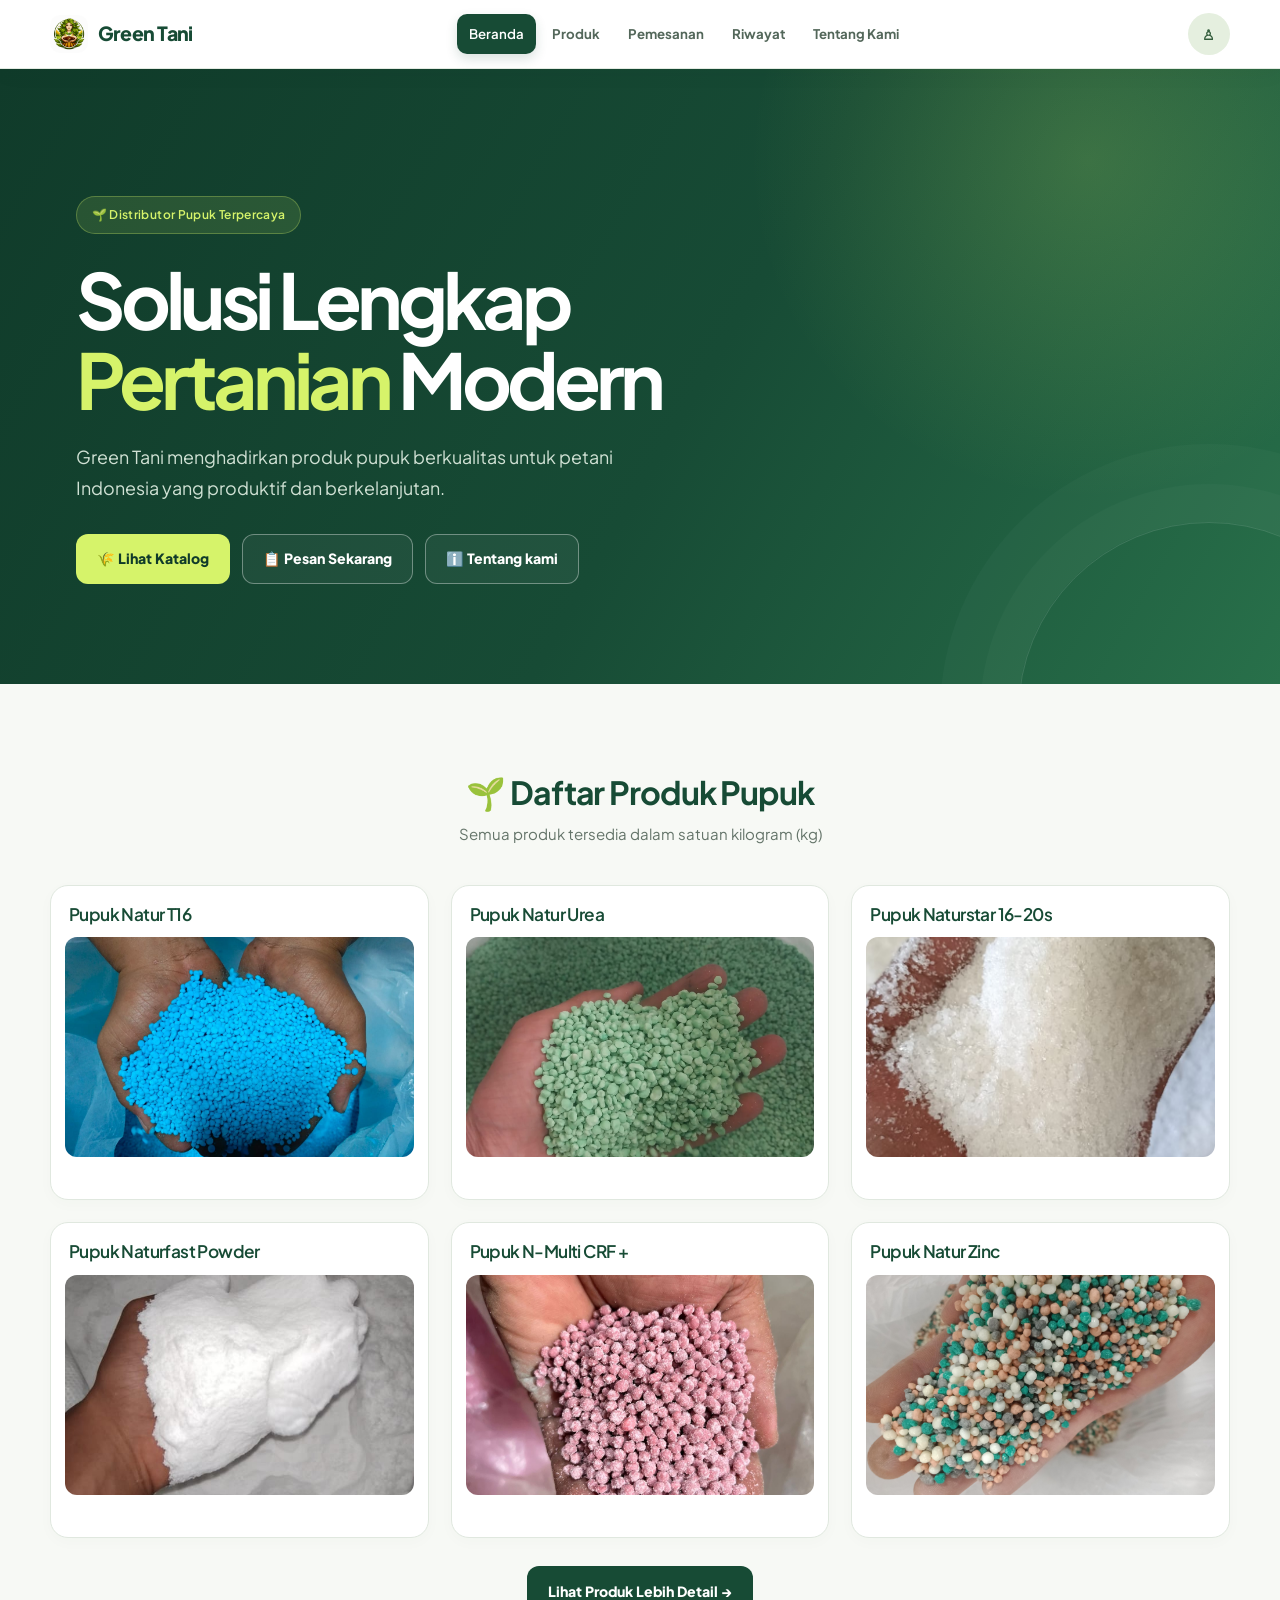
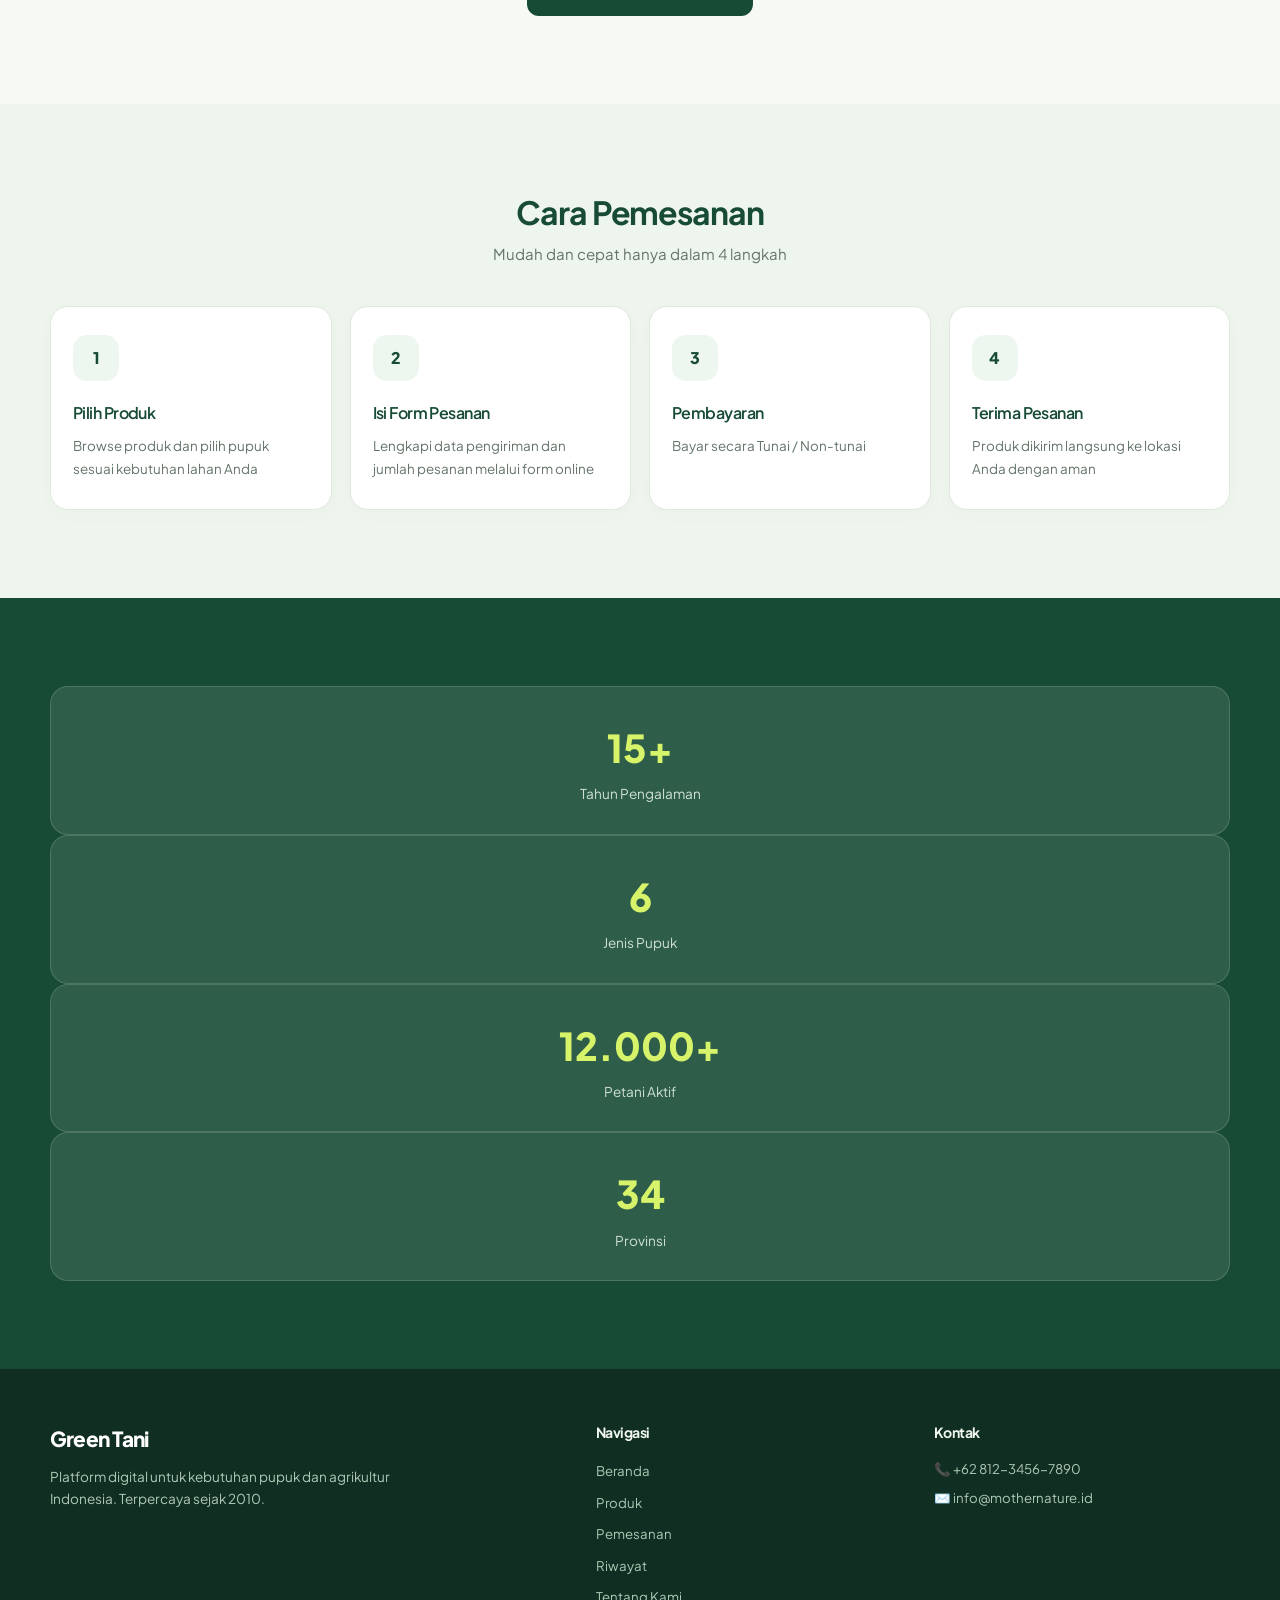
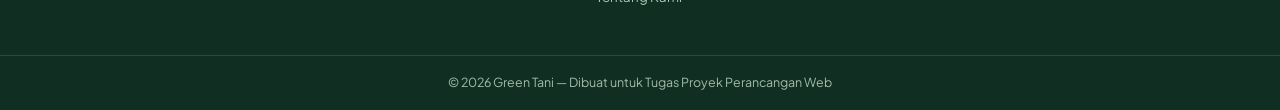
<file: code/index.html>
<!DOCTYPE html>
<html lang="id">
<head>
    <meta charset="UTF-8">
    <meta name="viewport" content="width=device-width, initial-scale=1.0">
    <title>Green Tani</title>

    <link rel="preconnect" href="https://fonts.googleapis.com">
    <link rel="preconnect" href="https://fonts.gstatic.com" crossorigin>
    <link href="https://fonts.googleapis.com/css2?family=Plus+Jakarta+Sans:wght@400;500;600;700;800&display=swap" rel="stylesheet">

    <link rel="stylesheet" href="../css/style.css">
</head>
<body>

    <!-- Navigasi utama -->
    <header class="navbar" id="navbar">
        <div class="container navbar-inner">
    
            <!-- LOGO -->
            <a href="index.html" class="logo">
                <div class="logo-leaf">
                    <img src="../Gambar/logo.png" alt="Logo Green Tani">
                </div>
                Green Tani
            </a>
    
            <!-- TOMBOL MENU MOBILE -->
            <button class="hamburger"
                aria-expanded="false" aria-controls="primary-navigation"
                aria-label="Menu">
                <span></span>
                <span></span>
                <span></span>
            </button>
    
            <!-- MENU NAVIGASI -->
            <nav>
                <ul class="nav-menu" id="primary-navigation">
                    <li><a href="index.html" class="active">Beranda</a></li>
                    <li><a href="produk.html">Produk</a></li>
                    <li><a href="pesan.html">Pemesanan</a></li>
                    <li><a href="riwayat.html">Riwayat</a></li>
                    <li><a href="tentang.html">Tentang Kami</a></li>
                </ul>
            </nav>
    
            <!-- PROFIL CUSTOMER -->
            <div class="nav-account" id="navAccount">
                <button type="button"
                    class="account-trigger"
                    id="accountTrigger"
                    aria-expanded="false">
                    <span class="account-avatar" id="accountAvatar">♙</span>
                    <span class="account-name" id="accountName">Masuk</span>
                    <span class="account-chevron">⌄</span>
                </button>
    
                <div class="account-dropdown" id="accountDropdown" hidden>
                    <p class="account-greeting" id="accountGreeting">
                        Selamat datang!
                    </p>
    
                    <a href="login.html" id="accountLogin">Login</a>
                    <a href="register.html" id="accountRegister">Buat Akun</a>
    
                    <a href="riwayat.html" id="accountHistory" hidden>
                        Riwayat Pesanan
                    </a>
    
                    <button type="button" id="accountLogout" hidden>
                        Logout
                    </button>
                </div>
            </div>
    
        </div>
    </header>
    <main>

        <!-- HERO -->
        <section class="hero">
            <div class="container">
                <span class="hero-badge">🌱 Distributor Pupuk Terpercaya</span>
                <h1>Solusi Lengkap <span>Pertanian</span> Modern</h1>
                <p>Green Tani menghadirkan produk pupuk berkualitas untuk petani Indonesia yang produktif dan berkelanjutan.</p>

                <div class="hero-buttons">
                    <a href="produk.html" class="btn btn-primary">🌾 Lihat Katalog</a>
                    <a href="pesan.html" class="btn btn-outline">📋 Pesan Sekarang</a>
                    <a href="tentang.html" class="btn btn-outline">ℹ️ Tentang kami</a>
                </div>
            </div>
        </section>

        <!-- PRODUK UNGGULAN -->
        <section class="section">
            <div class="container">
                <div class="section-header">
                    <h2>🌱 Daftar Produk Pupuk</h2>
                    <p class="section-desc">Semua produk tersedia dalam satuan kilogram (kg)</p>
                </div>

                <div class="produk-grid" id="berandaGrid"></div>
            </div>

            <p style="text-align: center; margin-top: 28px;">
                <a href="produk.html" class="btn btn-green">Lihat Produk Lebih Detail →</a>
            </p>
        </section>

        <!-- CARA PEMESANAN -->
        <section class="section section-alt">
            <div class="container">
                <div class="section-header">
                    <h2>Cara Pemesanan</h2>
                    <p class="section-desc">Mudah dan cepat hanya dalam 4 langkah</p>
                </div>

                <div class="steps-grid">
                    <div class="step">
                        <div class="step-number">1</div>
                        <h3>Pilih Produk</h3>
                        <p>Browse produk dan pilih pupuk sesuai kebutuhan lahan Anda</p>
                    </div>

                    <div class="step">
                        <div class="step-number">2</div>
                        <h3>Isi Form Pesanan</h3>
                        <p>Lengkapi data pengiriman dan jumlah pesanan melalui form online</p>
                    </div>

                    <div class="step">
                        <div class="step-number">3</div>
                        <h3>Pembayaran</h3>
                        <p>Bayar secara Tunai / Non-tunai</p>
                    </div>

                    <div class="step">
                        <div class="step-number">4</div>
                        <h3>Terima Pesanan</h3>
                        <p>Produk dikirim langsung ke lokasi Anda dengan aman</p>
                    </div>
                </div>
            </div>
        </section>

        <!-- STATISTIK -->
        <section class="section section-green">
            <div class="container">
                <div class="grid grid-cols-2 md:grid-cols-4 gap-4">

                    <div class="stat-box transition duration-300 ease-in-out hover:-translate-y-1 hover:shadow-lg">
                        <span class="stat-number">15+</span>
                        <span class="stat-label">Tahun Pengalaman</span>
                    </div>

                    <div class="stat-box transition duration-300 ease-in-out hover:-translate-y-1 hover:shadow-lg">
                        <span class="stat-number">6</span>
                        <span class="stat-label">Jenis Pupuk</span>
                    </div>

                    <div class="stat-box transition duration-300 ease-in-out hover:-translate-y-1 hover:shadow-lg">
                        <span class="stat-number">12.000+</span>
                        <span class="stat-label">Petani Aktif</span>
                    </div>

                    <div class="stat-box transition duration-300 ease-in-out hover:-translate-y-1 hover:shadow-lg">
                        <span class="stat-number">34</span>
                        <span class="stat-label">Provinsi</span>
                    </div>

                </div>
            </div>
        </section>

    </main>

    <!-- FOOTER -->
    <footer class="footer">
        <div class="container footer-inner">

            <div class="footer-brand">
                <a href="index.html" class="logo">
                    <div class="logo-leaf">Green Tani</div>
                </a>
                <p>Platform digital untuk kebutuhan pupuk dan agrikultur Indonesia. Terpercaya sejak 2010.</p>
            </div>

            <div class="footer-nav">
                <h4>Navigasi</h4>
                <ul>
                    <li><a href="index.html">Beranda</a></li>
                    <li><a href="produk.html">Produk</a></li>
                    <li><a href="pesan.html">Pemesanan</a></li>
                    <li><a href="riwayat.html">Riwayat</a></li>
                    <li><a href="tentang.html">Tentang Kami</a></li>
                </ul>
            </div>

            <div class="footer-nav">
                <h4>Kontak</h4>
                <p>📞 +62 812-3456-7890</p>
                <p>✉️ info@mothernature.id</p>
            </div>

        </div>

        <div class="footer-bottom">
            <div class="container">
                <p>&copy; 2026 Green Tani — Dibuat untuk Tugas Proyek Perancangan Web</p>
            </div>
        </div>
    </footer>

    <!-- JAVASCRIPT -->
    <script src="../js/katalog.js"></script>
    <script src="../js/script.js"></script>
    <script src="../js/profil.js"></script>

</body>
</html>
</file>
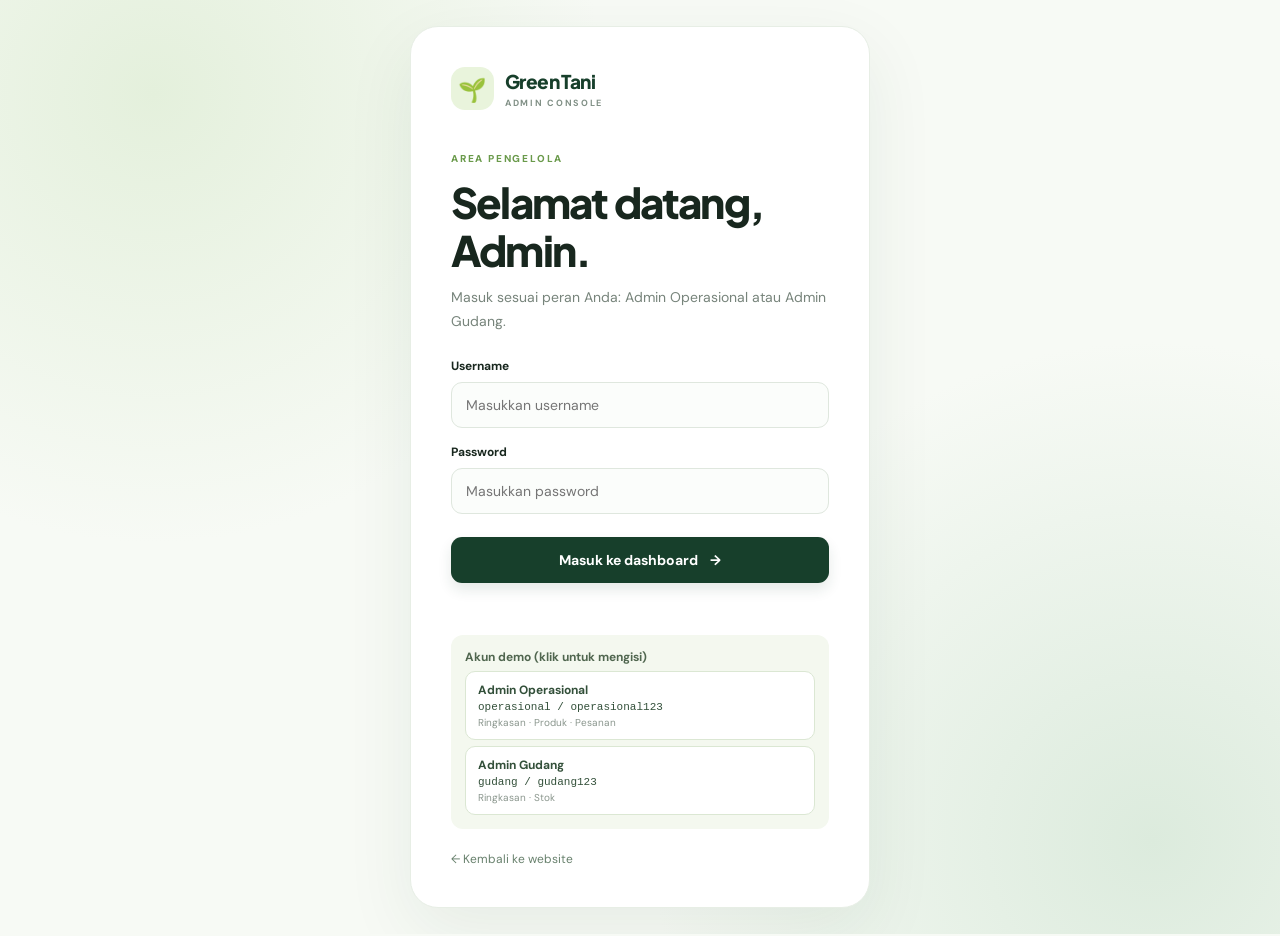
<file: admin/dashboard.html>
<!doctype html>
<html lang="id"><head><meta charset="utf-8"><meta name="viewport" content="width=device-width,initial-scale=1"><meta name="theme-color" content="#173f2b"><title>Dashboard Admin — Green Tani</title><link rel="stylesheet" href="admin.css"></head>
<body class="admin-body"><aside class="sidebar" id="sidebar"><a class="brand side-brand" href="dashboard.html"><span class="brand-mark">🌱</span><span>Green Tani<small>ADMIN CONSOLE</small></span></a><div class="side-label">WORKSPACE</div><button class="side-link active" data-view="overview"><span>▦</span> Ringkasan</button><button class="side-link" data-view="products"><span>▤</span> Manajemen produk</button><button class="side-link" data-view="stock"><span>↕</span> Manajemen stok</button>
<button class="side-link" data-view="stockin"><span>⬇</span> Barang masuk</button>
<button class="side-link" data-view="stockout"><span>⬆</span> Barang keluar</button>
<button class="side-link" data-view="stockadjust"><span>⚖</span> Penyesuaian stok</button><button class="side-link" data-view="orders"><span>♧</span> Pesanan <span class="nav-count" id="orderNavCount">0</span></button><div class="sidebar-bottom"><div class="admin-profile"><div class="avatar" id="profileAvatar">A</div><div><strong id="profileName">Administrator</strong><small id="profileTitle">Pengelola Green Tani</small></div></div><button class="side-link logout" id="logoutBtn"><span>↪</span> Keluar</button><a class="back-link" href="../code/index.html">← Lihat website</a></div></aside>
<div class="main-shell"><header class="topbar"><button class="mobile-menu" id="mobileMenu" aria-label="Buka menu">☰</button><div><span class="top-eyebrow" id="topEyebrow">GREEN TANI / ADMIN</span><h1 id="pageTitle">Ringkasan</h1></div><div class="top-actions"><span class="live-dot"></span><span>Mode demo</span><div class="top-avatar" id="topAvatar">A</div></div></header><main class="content">
<section class="view active" id="view-overview"><div class="welcome-banner"><div><span class="eyebrow light" id="welcomeEyebrow">PANEL PENGELOLA</span><h2 id="welcomeTitle">Selamat bekerja, Admin 👋</h2><p id="welcomeText">Pantau inventaris dan jaga ketersediaan produk tetap terkendali.</p></div><div class="banner-icon">🌿</div></div><div class="stat-grid"><article class="stat-card"><div class="stat-top"><span>Total produk</span><span class="stat-icon green">▤</span></div><strong id="statProducts">0</strong><small>Jenis produk terdaftar</small></article><article class="stat-card" data-roles="gudang"><div class="stat-top"><span>Stok menipis</span><span class="stat-icon amber">⚠</span></div><strong id="statLow">0</strong><small>Stok ≤ 20 kg/unit</small></article><article class="stat-card" data-roles="gudang"><div class="stat-top"><span>Produk habis</span><span class="stat-icon red">○</span></div><strong id="statOut">0</strong><small>Perlu segera diisi ulang</small></article><article class="stat-card" data-roles="operasional"><div class="stat-top"><span>Pesanan tersimpan</span><span class="stat-icon blue">♧</span></div><strong id="statOrders">0</strong><small>Data pesanan di browser ini</small></article><article class="stat-card" data-roles="operasional"><div class="stat-top"><span>Menunggu diproses</span><span class="stat-icon amber">⏳</span></div><strong id="statWaiting">0</strong><small>Pesanan berstatus Menunggu</small></article><article class="stat-card" data-roles="operasional"><div class="stat-top"><span>Pesanan selesai</span><span class="stat-icon green">✓</span></div><strong id="statDone">0</strong><small>Sudah diselesaikan</small></article><article class="stat-card" data-roles="gudang"><div class="stat-top"><span>Perubahan stok hari ini</span><span class="stat-icon blue">↕</span></div><strong id="statMoves">0</strong><small>Barang masuk, keluar, dan penyesuaian</small></article></div><div class="dashboard-grid"><section class="panel" data-roles="operasional"><div class="panel-heading"><div><h3>Pesanan terbaru</h3><p>Pesanan pelanggan yang masuk</p></div><button class="text-button" data-go="orders">Kelola pesanan →</button></div><div id="recentOrders" class="attention-list"></div></section><section class="panel" data-roles="gudang"><div class="panel-heading"><div><h3>Stok perlu perhatian</h3><p>Produk dengan stok rendah atau habis</p></div><button class="text-button" data-go="stockin">Isi stok →</button></div><div id="attentionList" class="attention-list"></div></section><section class="panel quick-panel"><div class="panel-heading"><div><h3>Aksi cepat</h3><p>Yang sering dilakukan pengelola</p></div></div><button class="quick-action" data-action="add" data-roles="operasional"><span class="quick-icon">＋</span><span><strong>Tambah produk baru</strong><small>Daftarkan produk pupuk</small></span><b>→</b></button><button class="quick-action" data-go="products"><span class="quick-icon">▤</span><span><strong>Kelola produk</strong><small>Ubah harga, kategori, dan deskripsi</small></span><b>→</b></button><button class="quick-action" data-go="stockin"><span class="quick-icon">⬇</span><span><strong>Catat barang masuk</strong><small>Barang diterima di gudang</small></span><b>→</b></button><button class="quick-action" data-go="stockout"><span class="quick-icon">⬆</span><span><strong>Catat barang keluar</strong><small>Rusak, hilang, atau terjual langsung</small></span><b>→</b></button><button class="quick-action" data-go="stock" data-scroll="historyPanel"><span class="quick-icon">☰</span><span><strong>Riwayat stok</strong><small>Lihat catatan perubahan terakhir</small></span><b>→</b></button><button class="quick-action" data-go="orders"><span class="quick-icon">♧</span><span><strong>Lihat pesanan</strong><small>Periksa status pesanan</small></span><b>→</b></button></section></div><section class="panel recent-panel" data-roles="operasional"><div class="panel-heading"><div><h3>Produk terbaru</h3><p>Ringkasan katalog saat ini</p></div><button class="text-button" data-go="products">Semua produk →</button></div><div class="table-wrap"><table><thead><tr><th>Produk</th><th>Harga</th><th>Stok</th><th>Status</th></tr></thead><tbody id="recentTable"></tbody></table></div></section><section class="panel recent-panel" data-roles="gudang"><div class="panel-heading"><div><h3>Perubahan stok terakhir</h3><p>5 aktivitas stok terbaru</p></div><button class="text-button" data-go="stock" data-scroll="historyPanel">Semua riwayat →</button></div><div class="table-wrap"><table><thead><tr><th>Waktu</th><th>Produk</th><th>Perubahan</th><th>Alasan</th></tr></thead><tbody id="recentHistory"></tbody></table></div><p id="emptyRecentHistory" class="empty-inline" hidden>Belum ada perubahan stok.</p></section></section>
<section class="view" id="view-products"><div class="view-heading"><div><h2>Manajemen produk</h2><p>Kelola informasi produk yang ditampilkan di katalog.</p></div><button class="btn primary" data-action="add">＋ Tambah produk</button></div><div class="toolbar"><label class="search-box">⌕ <input id="productSearch" placeholder="Cari nama produk..."></label><select id="categoryFilter"><option value="all">Semua kategori</option><option>Pupuk</option><option>Pupuk Organik</option><option>Pupuk Anorganik</option></select></div><section class="panel"><div class="table-wrap"><table><thead><tr><th>Produk</th><th>Kategori</th><th>Harga / satuan</th><th>Stok</th><th>Status</th><th>Aksi</th></tr></thead><tbody id="productsTable"></tbody></table></div><div id="emptyProducts" class="empty-state" hidden>Produk tidak ditemukan.</div></section></section>
<section class="view" id="view-stock"><div class="view-heading"><div><h2>Manajemen stok</h2><p>Pantau stok semua produk. Perubahan dilakukan lewat halaman Barang masuk, Barang keluar, atau Penyesuaian.</p></div></div><div class="stock-note"><span>ⓘ</span><p>Stok tidak bisa diubah langsung dari tabel. Gunakan tombol <b>Masuk</b>, <b>Keluar</b>, atau <b>Koreksi</b> agar setiap perubahan melewati formulir dan konfirmasi. Data tersimpan di browser yang sedang digunakan.</p></div><section class="panel"><div class="panel-heading"><div><h3>Inventaris produk</h3><p>Pilih tindakan; formulir akan terbuka dengan produk yang sudah terpilih.</p></div><label class="search-box">⌕ <input id="stockSearch" placeholder="Cari produk..."></label></div><div class="table-wrap"><table><thead><tr><th>Produk</th><th>Stok saat ini</th><th>Status</th><th>Catat perubahan</th></tr></thead><tbody id="stockTable"></tbody></table></div></section><section class="panel history-panel" id="historyPanel"><div class="panel-heading"><div><h3>Riwayat perubahan stok</h3><p>Aktivitas terbaru yang tercatat di browser ini.</p></div><button class="text-button" id="clearHistory">Bersihkan riwayat</button></div><div class="table-wrap"><table><thead><tr><th>Waktu</th><th>Jenis</th><th>Produk</th><th>Perubahan</th><th>Alasan</th><th>Petugas</th></tr></thead><tbody id="historyTable"></tbody></table></div><p id="emptyHistory" class="empty-inline" hidden>Belum ada perubahan stok.</p></section></section>
<section class="view" id="view-stockin"><div class="view-heading"><div><h2>Barang masuk</h2><p>Catat barang yang diterima di gudang.</p></div></div><div class="stock-note"><span>ⓘ</span><p>Gunakan halaman ini hanya saat barang <b>benar-benar sudah diterima</b> di gudang, sesuai surat jalan atau faktur.</p></div><div class="sf-layout"><section class="panel"><div class="panel-heading"><div><h3>Formulir Barang masuk</h3><p>Kolom bertanda * wajib diisi. Data akan dikonfirmasi dulu sebelum disimpan.</p></div></div><form id="sf-in" class="sf-form" novalidate><div class="form-grid"><div class="field full-field"><label for="sf-in-product">Produk *</label><select id="sf-in-product"></select></div><div class="field"><label for="sf-in-qty">Jumlah masuk *</label><input id="sf-in-qty" type="number" min="0" step="any" inputmode="decimal" placeholder="Contoh: 50" autocomplete="off"></div><div class="field"><label for="sf-in-reason">Sumber barang *</label><select id="sf-in-reason"></select></div><div class="field full-field"><label for="sf-in-doc">No. dokumen (surat jalan / faktur)</label><input id="sf-in-doc" maxlength="40" placeholder="Contoh: SJ-2026-0123" autocomplete="off"></div><div class="field full-field"><label for="sf-in-note">Catatan <span class="opt">(wajib jika alasan “Lainnya”)</span></label><textarea id="sf-in-note" rows="2" maxlength="160" placeholder="Opsional"></textarea></div></div><div class="sf-preview" id="sf-in-preview"></div><button class="btn primary full" id="sf-in-submit" type="submit" disabled>Tinjau barang masuk →</button></form></section><section class="panel"><div class="panel-heading"><div><h3>Input terakhir</h3><p>5 catatan barang masuk terbaru.</p></div></div><div class="table-wrap"><table><thead><tr><th>Waktu</th><th>Produk</th><th>Jumlah</th><th>Alasan</th></tr></thead><tbody id="sf-in-recent"></tbody></table></div></section></div></section>
<section class="view" id="view-stockout"><div class="view-heading"><div><h2>Barang keluar</h2><p>Catat barang yang keluar di luar pesanan website.</p></div></div><div class="stock-note"><span>ⓘ</span><p><b>Pesanan dari website otomatis mengurangi stok</b>, jadi jangan dicatat lagi di sini agar tidak terhitung dua kali. Halaman ini untuk penjualan langsung, barang rusak, hilang, kedaluwarsa, atau sampel.</p></div><div class="sf-layout"><section class="panel"><div class="panel-heading"><div><h3>Formulir Barang keluar</h3><p>Kolom bertanda * wajib diisi. Data akan dikonfirmasi dulu sebelum disimpan.</p></div></div><form id="sf-out" class="sf-form" novalidate><div class="form-grid"><div class="field full-field"><label for="sf-out-product">Produk *</label><select id="sf-out-product"></select></div><div class="field"><label for="sf-out-qty">Jumlah keluar *</label><input id="sf-out-qty" type="number" min="0" step="any" inputmode="decimal" placeholder="Contoh: 10" autocomplete="off"></div><div class="field"><label for="sf-out-reason">Alasan keluar *</label><select id="sf-out-reason"></select></div><div class="field full-field"><label for="sf-out-doc">No. dokumen (opsional)</label><input id="sf-out-doc" maxlength="40" placeholder="Contoh: NOTA-0456" autocomplete="off"></div><div class="field full-field"><label for="sf-out-note">Catatan <span class="opt">(wajib jika alasan “Lainnya”)</span></label><textarea id="sf-out-note" rows="2" maxlength="160" placeholder="Opsional"></textarea></div></div><div class="sf-preview" id="sf-out-preview"></div><button class="btn primary full" id="sf-out-submit" type="submit" disabled>Tinjau barang keluar →</button></form></section><section class="panel"><div class="panel-heading"><div><h3>Input terakhir</h3><p>5 catatan barang keluar terbaru.</p></div></div><div class="table-wrap"><table><thead><tr><th>Waktu</th><th>Produk</th><th>Jumlah</th><th>Alasan</th></tr></thead><tbody id="sf-out-recent"></tbody></table></div></section></div></section>
<section class="view" id="view-stockadjust"><div class="view-heading"><div><h2>Penyesuaian stok</h2><p>Samakan stok sistem dengan hasil hitung fisik.</p></div></div><div class="stock-note"><span>ⓘ</span><p>Masukkan <b>jumlah sebenarnya</b> hasil hitung fisik di gudang, bukan selisihnya. Sistem akan menghitung selisih dan mencatatnya.</p></div><div class="sf-layout"><section class="panel"><div class="panel-heading"><div><h3>Formulir Penyesuaian stok</h3><p>Kolom bertanda * wajib diisi. Data akan dikonfirmasi dulu sebelum disimpan.</p></div></div><form id="sf-adjust" class="sf-form" novalidate><div class="form-grid"><div class="field full-field"><label for="sf-adjust-product">Produk *</label><select id="sf-adjust-product"></select></div><div class="field"><label for="sf-adjust-qty">Hasil hitung fisik *</label><input id="sf-adjust-qty" type="number" min="0" step="any" inputmode="decimal" placeholder="Contoh: 480" autocomplete="off"></div><div class="field"><label for="sf-adjust-reason">Alasan penyesuaian *</label><select id="sf-adjust-reason"></select></div><div class="field full-field"><label for="sf-adjust-note">Catatan <span class="opt">(wajib jika alasan “Lainnya”)</span></label><textarea id="sf-adjust-note" rows="2" maxlength="160" placeholder="Opsional"></textarea></div></div><div class="sf-preview" id="sf-adjust-preview"></div><button class="btn primary full" id="sf-adjust-submit" type="submit" disabled>Tinjau penyesuaian →</button></form></section><section class="panel"><div class="panel-heading"><div><h3>Input terakhir</h3><p>5 catatan penyesuaian stok terbaru.</p></div></div><div class="table-wrap"><table><thead><tr><th>Waktu</th><th>Produk</th><th>Jumlah</th><th>Alasan</th></tr></thead><tbody id="sf-adjust-recent"></tbody></table></div></section></div></section>
<section class="view" id="view-orders"><div class="view-heading"><div><h2>Manajemen pesanan</h2><p>Lihat data pesanan yang tersedia pada penyimpanan browser ini.</p></div></div><div class="stock-note"><span>ⓘ</span><p>Bagian ini membaca data riwayat pemesanan yang dapat disimpan oleh halaman pelanggan. Jika belum ada pesanan, data contoh bisa dimuat untuk keperluan presentasi.</p></div><section class="panel"><div class="panel-heading"><div><h3>Daftar pesanan</h3><p>Perbarui status pesanan untuk simulasi alur kerja.</p></div><button class="btn secondary" id="loadSampleOrders">Muat data demo</button></div><div class="table-wrap"><table><thead><tr><th>ID / tanggal</th><th>Pelanggan</th><th>Ringkasan</th><th>Total</th><th>Status</th></tr></thead><tbody id="ordersTable"></tbody></table></div><div id="emptyOrders" class="empty-state" hidden><span class="empty-emoji">📦</span><strong>Belum ada pesanan</strong><p>Pesanan yang tersimpan akan tampil di sini.</p></div></section></section>
</main><footer class="admin-footer">Green Tani Admin · Dibuat untuk demonstrasi proyek web <span>HTML · CSS · JavaScript</span></footer></div>
<div class="modal-backdrop" id="confirmModal" hidden><section class="modal confirm-modal" role="dialog" aria-modal="true" aria-labelledby="confirmTitle"><div class="modal-heading"><div><span class="eyebrow" id="confirmEyebrow">KONFIRMASI</span><h2 id="confirmTitle">Apakah data sudah tepat?</h2></div><button class="icon-button" id="confirmClose" type="button" aria-label="Tutup">×</button></div><p class="confirm-lead">Periksa kembali sebelum disimpan. Setelah disimpan, stok langsung berubah dan tercatat di riwayat.</p><dl class="confirm-list" id="confirmList"></dl><div id="confirmWarn"></div><label class="confirm-check" id="confirmCheckWrap" hidden><input type="checkbox" id="confirmCheck"> <span>Saya sudah memeriksa peringatan di atas dan data sudah benar.</span></label><div class="modal-actions"><button class="btn secondary" id="confirmCancel" type="button">Periksa lagi</button><button class="btn primary" id="confirmOk" type="button">Ya, simpan</button></div></section></div>
<div class="modal-backdrop" id="productModal" hidden><section class="modal" role="dialog" aria-modal="true" aria-labelledby="modalTitle"><div class="modal-heading"><div><span class="eyebrow">KATALOG PRODUK</span><h2 id="modalTitle">Tambah produk</h2></div><button class="icon-button" id="closeModal" aria-label="Tutup">×</button></div><form id="productForm"><input type="hidden" id="productId"><div class="form-grid"><div class="field full-field"><label for="productName">Nama produk *</label><input id="productName" required maxlength="80" placeholder="Contoh: Pupuk Natur T16"></div><div class="field"><label for="productCategory">Kategori</label><select id="productCategory"><option>Pupuk</option><option>Pupuk Organik</option><option>Pupuk Anorganik</option></select></div><div class="field"><label for="productUnit">Satuan</label><select id="productUnit"><option>kg</option><option>karung</option><option>liter</option><option>pcs</option></select></div><div class="field"><label for="productPrice">Harga (Rp) *</label><input id="productPrice" type="number" min="0" step="500" required placeholder="85000"></div><div class="field full-field"><input id="productStock" type="hidden" value="0"><p class="empty-inline" style="text-align:left;padding:0">ⓘ Stok produk dikelola oleh Admin Gudang. Produk baru otomatis berstok 0 sampai gudang mengisinya.</p></div><div class="field full-field"><label for="productImage">Path gambar (opsional)</label><input id="productImage" placeholder="../Gambar/Pupuk_1.jpeg"></div><div class="field full-field"><label for="productDescription">Deskripsi</label><textarea id="productDescription" rows="3" maxlength="300" placeholder="Deskripsi singkat produk..."></textarea></div></div><div class="modal-actions"><button type="button" class="btn secondary" id="cancelModal">Batal</button><button type="submit" class="btn primary">Simpan produk</button></div></form></section></div><div class="toast" id="toast" role="status" aria-live="polite"></div><script src="../js/katalog.js"></script><script src="admin.js"></script></body></html>
</file>
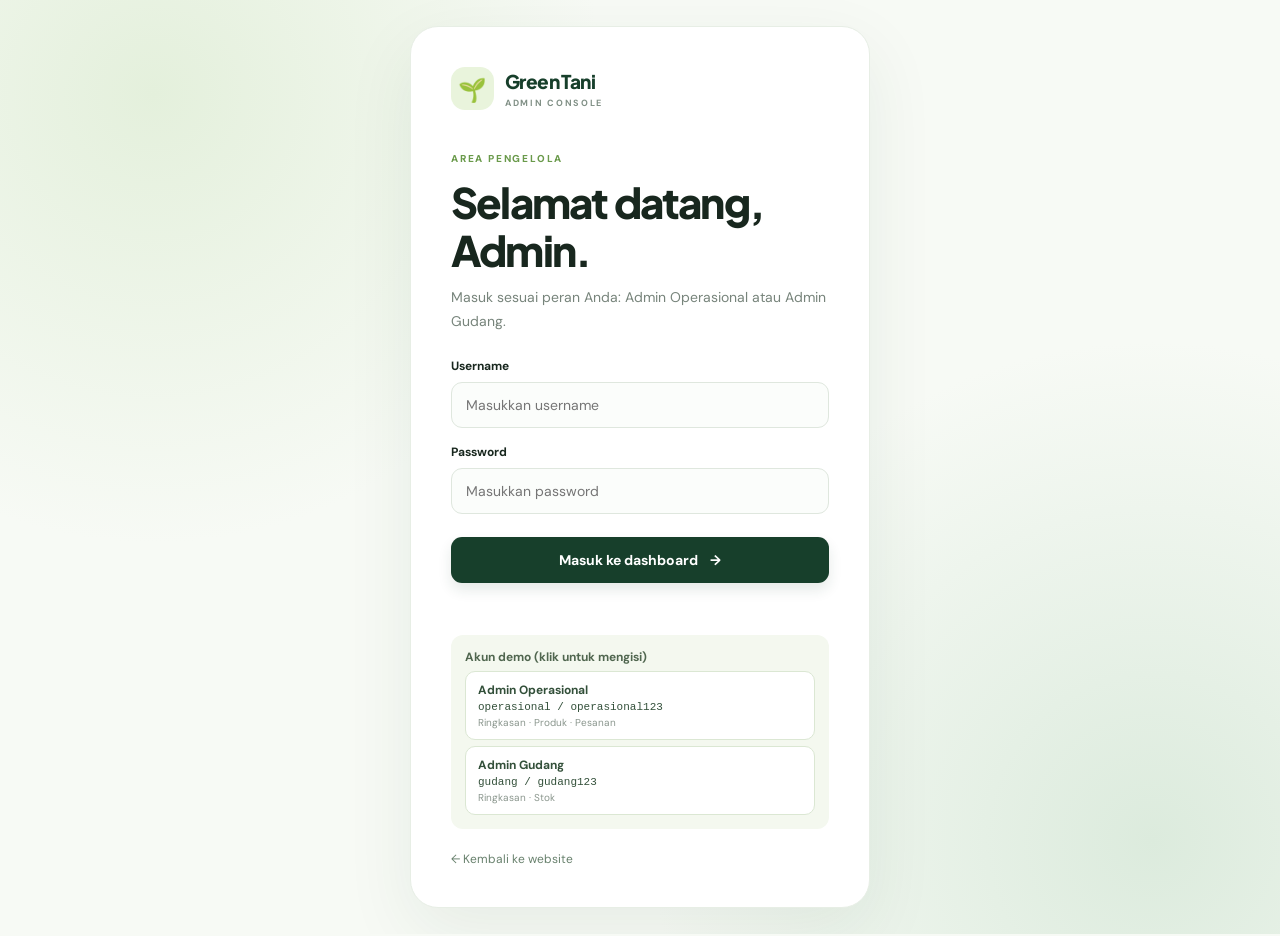
<file: admin/login.html>
<!doctype html><html lang="id">
<head><meta charset="utf-8"><meta name="viewport" content="width=device-width,initial-scale=1"><meta name="theme-color" content="#173f2b"><title>Admin Login — Green Tani</title><link rel="stylesheet" href="admin.css"></head>
<body class="login-body"><main class="login-card"><a class="brand" href="../code/index.html"><span class="brand-mark">🌱</span><span>Green Tani<small>ADMIN CONSOLE</small></span></a><div class="login-intro"><span class="eyebrow">AREA PENGELOLA</span><h1>Selamat datang,<br>Admin.</h1><p>Masuk sesuai peran Anda: Admin Operasional atau Admin Gudang.</p></div><form id="adminLogin"><label for="username">Username</label><input id="username" required autocomplete="username" placeholder="Masukkan username"><label for="password">Password</label><input id="password" type="password" required autocomplete="current-password" placeholder="Masukkan password"><button class="btn primary full" type="submit">Masuk ke dashboard <span>→</span></button><p id="loginMessage" class="form-message" role="status"></p></form><div class="demo-note"><strong>Akun demo (klik untuk mengisi)</strong><button type="button" class="demo-chip" data-fill="operasional"><b>Admin Operasional</b><span>operasional / operasional123</span><em>Ringkasan · Produk · Pesanan</em></button><button type="button" class="demo-chip" data-fill="gudang"><b>Admin Gudang</b><span>gudang / gudang123</span><em>Ringkasan · Stok</em></button></div><a class="back-link" href="../code/index.html">← Kembali ke website</a></main><script src="admin.js"></script></body></html>
</file>
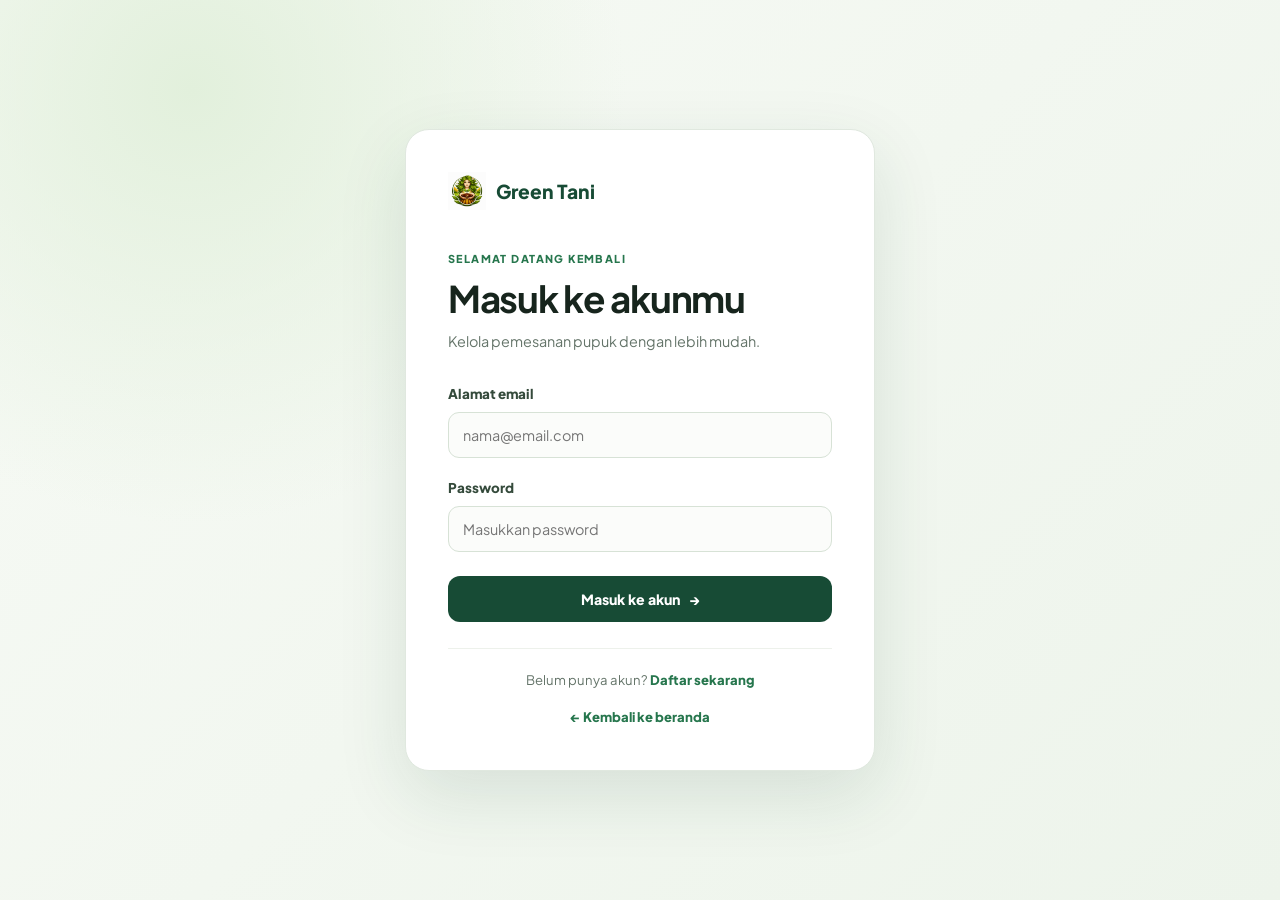
<file: code/login.html>
<!DOCTYPE html>
<html lang="id">
<head>
  <meta charset="UTF-8">
  <meta name="viewport" content="width=device-width, initial-scale=1.0">
  <meta name="theme-color" content="#174b35">
  <title>Login Customer | Green Tani</title>
  <link rel="preconnect" href="https://fonts.googleapis.com">
  <link rel="preconnect" href="https://fonts.gstatic.com" crossorigin>
  <link href="https://fonts.googleapis.com/css2?family=Plus+Jakarta+Sans:wght@400;500;600;700;800&display=swap" rel="stylesheet">
  <link rel="stylesheet" href="../css/style.css">
</head>
<body class="auth-page">
  <main class="auth-card">
    <a class="auth-brand" href="index.html"><img src="../Gambar/logo.png" alt="" onerror="this.style.display='none'"><span>Green Tani</span></a>
    <div class="auth-heading"><span class="eyebrow">SELAMAT DATANG KEMBALI</span><h1>Masuk ke akunmu</h1><p>Kelola pemesanan pupuk dengan lebih mudah.</p></div>
    <form id="formLogin" class="auth-form">
      <div class="input-group"><label for="email">Alamat email</label><input type="email" id="email" name="email" placeholder="nama@email.com" autocomplete="email" required></div>
      <div class="input-group"><label for="password">Password</label><input type="password" id="password" name="password" placeholder="Masukkan password" autocomplete="current-password" required></div>
      <button type="submit" class="btn btn-green auth-submit">Masuk ke akun <span aria-hidden="true">→</span></button>
      <p id="pesanLogin" class="pesan-alert" role="status" aria-live="polite"></p>
    </form>
    <div class="auth-footer"><p>Belum punya akun? <a href="register.html">Daftar sekarang</a></p><a class="link-back" href="index.html">← Kembali ke beranda</a></div>
  </main>
  <script src="../js/login.js"></script>
</body>
</html>
</file>
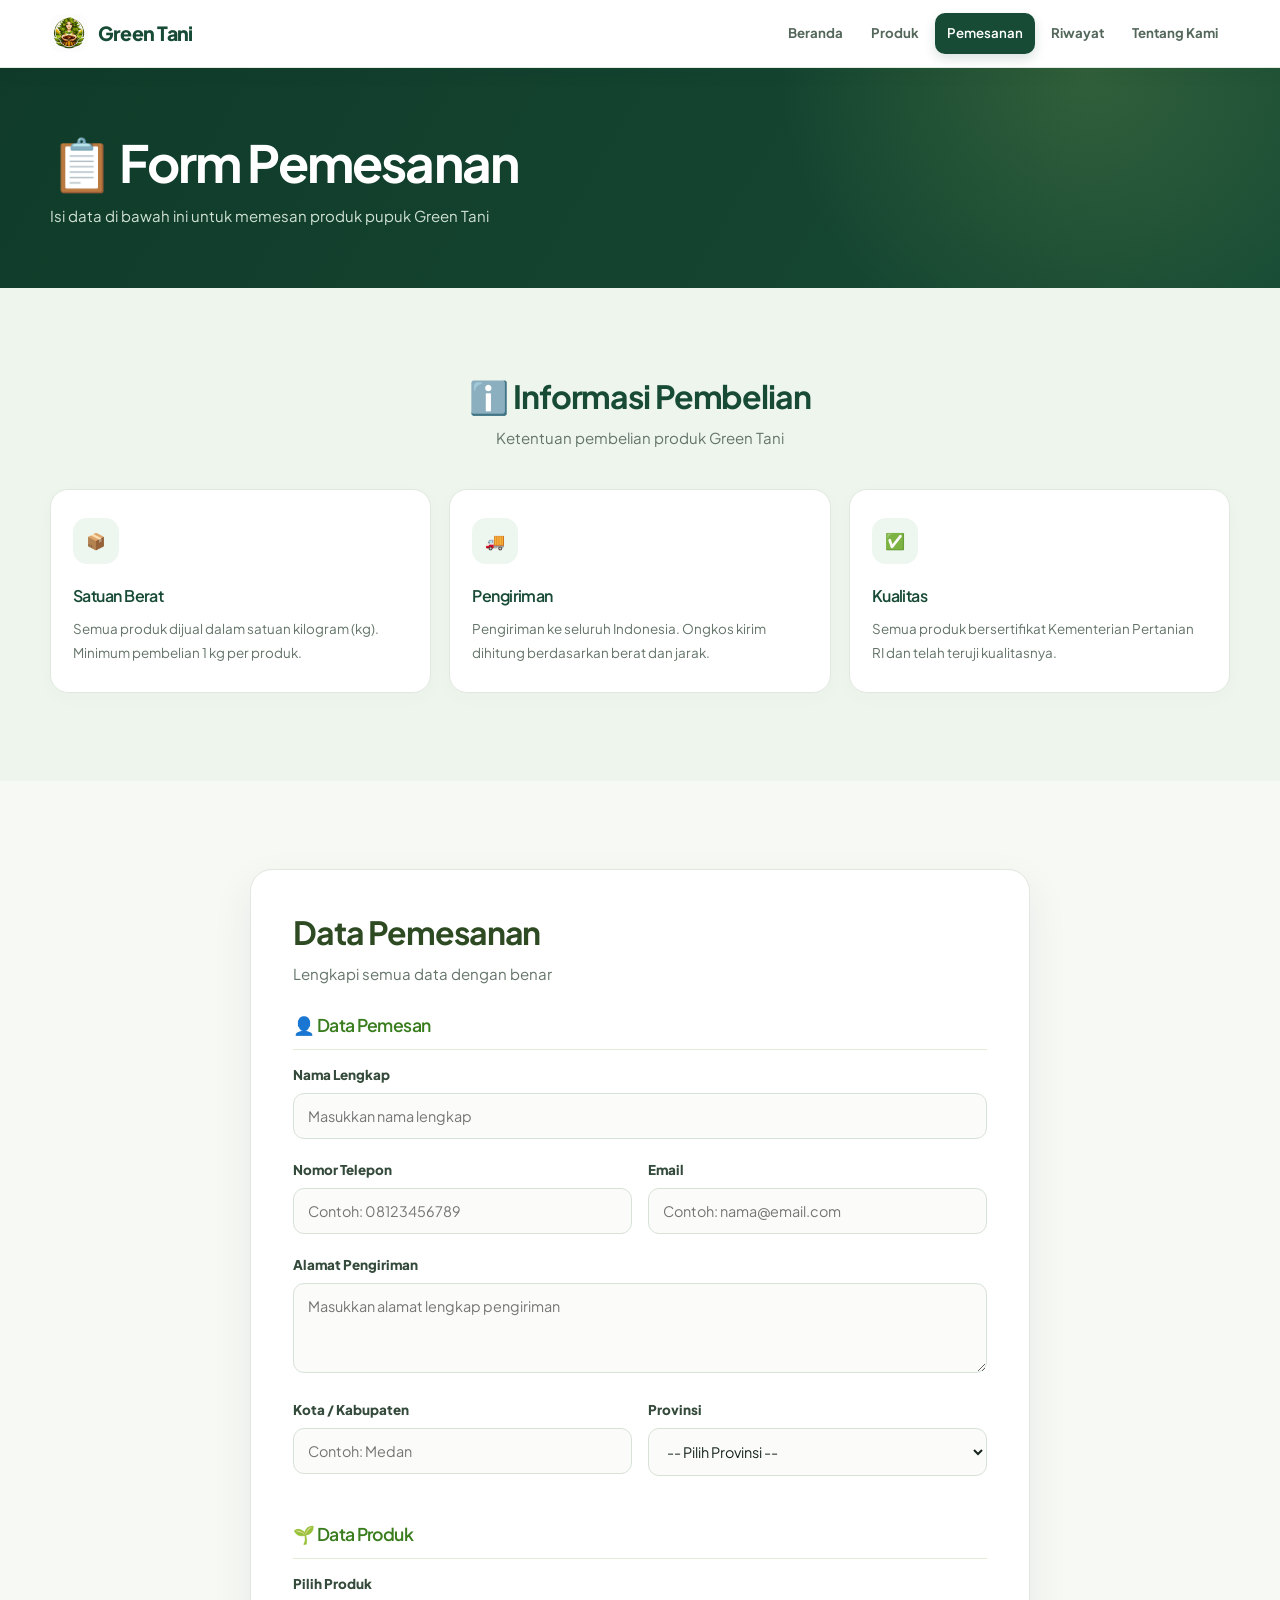
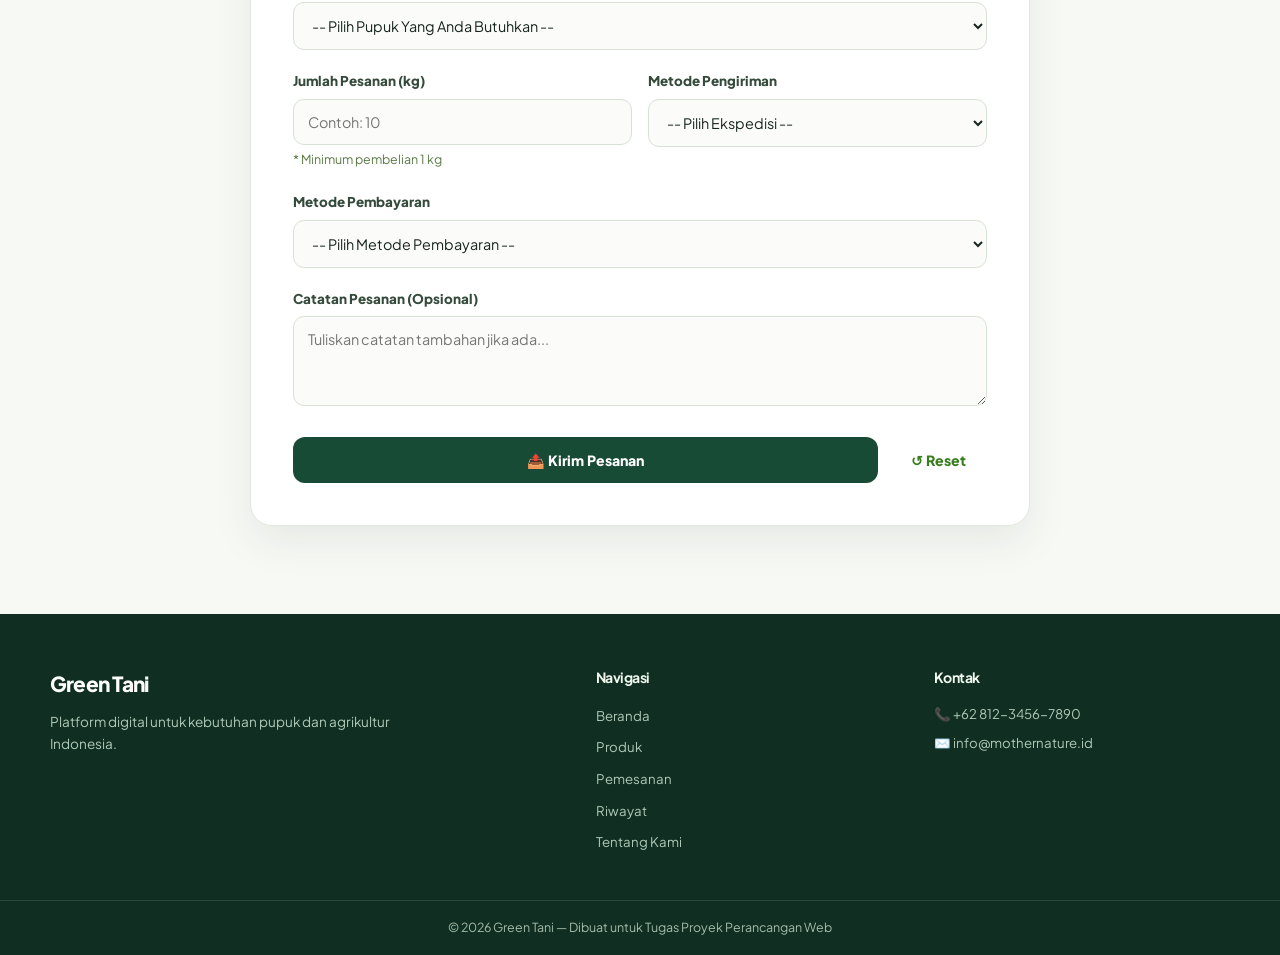
<file: code/pesan.html>
<!DOCTYPE html>
<html lang="id">
<head>
    <meta charset="UTF-8">
    <meta name="viewport" content="width=device-width, initial-scale=1.0">
    <title>Pemesanan - Green Tani</title>
    <link rel="preconnect" href="https://fonts.googleapis.com">
    <link rel="preconnect" href="https://fonts.gstatic.com" crossorigin>
    <link href="https://fonts.googleapis.com/css2?family=Plus+Jakarta+Sans:wght@400;500;600;700;800&display=swap" rel="stylesheet">
    <link rel="stylesheet" href="../css/style.css">
</head>
<body>
    <header class="navbar">
        <div class="container navbar-inner">
            <a href="index.html" class="logo">
                <div class="logo-leaf">
                    <img src="../Gambar/logo.png" alt="Logo Green Tani">
                </div>
                Green Tani
            </a>
            <button class="hamburger" aria-expanded="false" aria-controls="primary-navigation" aria-label="Menu">
                <span></span><span></span><span></span>
            </button>
            <nav>
                <ul class="nav-menu" id="primary-navigation">
                    <li><a href="index.html">Beranda</a></li>
                    <li><a href="produk.html">Produk</a></li>
                    <li><a href="pesan.html" class="active">Pemesanan</a></li>
                    <li><a href="riwayat.html">Riwayat</a></li>
                    <li><a href="tentang.html">Tentang Kami</a></li>
                </ul>
            </nav>
        </div>
    </header>

    <main>

        <div class="page-header">
            <div class="container">
                <h1>📋 Form Pemesanan</h1>
                <p>Isi data di bawah ini untuk memesan produk pupuk Green Tani</p>
            </div>
        </div>

        <!-- Info Satuan -->
        <section class="section section-alt">
            <div class="container">
                <div class="section-header">
                    <h2>ℹ️ Informasi Pembelian</h2>
                    <p class="section-desc">Ketentuan pembelian produk Green Tani</p>
                </div>
                <div class="steps-grid">
                    <div class="step">
                        <div class="step-number">📦</div>
                        <h3>Satuan Berat</h3>
                        <p>Semua produk dijual dalam satuan kilogram (kg). Minimum pembelian 1 kg per produk.</p>
                    </div>
                    <div class="step">
                        <div class="step-number">🚚</div>
                        <h3>Pengiriman</h3>
                        <p>Pengiriman ke seluruh Indonesia. Ongkos kirim dihitung berdasarkan berat dan jarak.</p>
                    </div>
                    <div class="step">
                        <div class="step-number">✅</div>
                        <h3>Kualitas</h3>
                        <p>Semua produk bersertifikat Kementerian Pertanian RI dan telah teruji kualitasnya.</p>
                    </div>
                </div>
            </div>
        </section>
        
        <section class="section">
            <div class="container">

                <div class="form-wrapper" id="formWrapper">
                    <h2 style="color: #2d4a22; margin-bottom: 6px;">Data Pemesanan</h2>
                    <p class="section-desc" style="margin-bottom: 24px;">Lengkapi semua data dengan benar</p>

                    <!-- Pesan Error -->
                    <p id="formError" class="form-error"></p>

                    <!-- FORM dengan id="formPesanan" untuk ditangkap JavaScript -->
                    <form id="formPesanan">

                        <!-- Data Pemesan -->
                        <h3 style="color: #3a7d1e; margin-bottom: 14px; padding-bottom: 8px; border-bottom: 1px solid #e0edd5;">👤 Data Pemesan</h3>

                        <div class="form-group">
                            <label for="nama">Nama Lengkap</label>
                            <input type="text" id="nama" name="nama" placeholder="Masukkan nama lengkap" required>
                        </div>

                        <div class="form-row">
                            <div class="form-group">
                                <label for="telepon">Nomor Telepon</label>
                                <input type="tel" id="telepon" name="telepon" placeholder="Contoh: 08123456789" inputmode="numeric" pattern="[0-9]*" maxlength="13" required>
                            </div>
                            <div class="form-group">
                                <label for="email">Email</label>
                                <input type="email" id="email" name="email" placeholder="Contoh: nama@email.com" required>
                            </div>
                        </div>

                        <div class="form-group">
                            <label for="alamat">Alamat Pengiriman</label>
                            <textarea id="alamat" name="alamat" rows="2" placeholder="Masukkan alamat lengkap pengiriman" required></textarea>
                        </div>

                        <div class="form-row">
                            <div class="form-group">
                                <label for="kota">Kota / Kabupaten</label>
                                <input type="text" id="kota" name="kota" placeholder="Contoh: Medan" required>
                            </div>
                            <div class="form-group">
                                <label for="provinsi">Provinsi</label>
                                <select id="provinsi" name="provinsi" required>
                                    <option value="pilihan">-- Pilih Provinsi --</option>
                                    <option value="Aceh">Aceh</option>
                                    <option value="Sumatera Utara">Sumatera Utara</option>
                                    <option value="Sumatera Barat">Sumatera Barat</option>
                                    <option value="Riau">Riau</option>
                                    <option value="Kepulauan Riau">Kepulauan Riau</option>
                                    <option value="Jambi">Jambi</option>
                                    <option value="Sumatera Selatan">Sumatera Selatan</option>
                                    <option value="Kepulauan Bangka Belitung">Kepulauan Bangka Belitung</option>
                                    <option value="Bengkulu">Bengkulu</option>
                                    <option value="Lampung">Lampung</option>
                                    <option value="DKI Jakarta">DKI Jakarta</option>
                                    <option value="Jawa Barat">Jawa Barat</option>
                                    <option value="Banten">Banten</option>
                                    <option value="Jawa Tengah">Jawa Tengah</option>
                                    <option value="DI Yogyakarta">DI Yogyakarta</option>
                                    <option value="Jawa Timur">Jawa Timur</option>
                                    <option value="Bali">Bali</option>
                                    <option value="Nusa Tenggara Barat">Nusa Tenggara Barat</option>
                                    <option value="Nusa Tenggara Timur">Nusa Tenggara Timur</option>
                                    <option value="Kalimantan Barat">Kalimantan Barat</option>
                                    <option value="Kalimantan Tengah">Kalimantan Tengah</option>
                                    <option value="Kalimantan Selatan">Kalimantan Selatan</option>
                                    <option value="Kalimantan Timur">Kalimantan Timur</option>
                                    <option value="Kalimantan Utara">Kalimantan Utara</option>
                                    <option value="Sulawesi Utara">Sulawesi Utara</option>
                                    <option value="Gorontalo">Gorontalo</option>
                                    <option value="Sulawesi Tengah">Sulawesi Tengah</option>
                                    <option value="Sulawesi Barat">Sulawesi Barat</option>
                                    <option value="Sulawesi Selatan">Sulawesi Selatan</option>
                                    <option value="Sulawesi Tenggara">Sulawesi Tenggara</option>
                                    <option value="Maluku">Maluku</option>
                                    <option value="Maluku Utara">Maluku Utara</option>
                                    <option value="Papua">Papua</option>
                                    <option value="Papua Barat">Papua Barat</option>
                                    <option value="Papua Tengah">Papua Tengah</option>
                                    <option value="Papua Pegunungan">Papua Pegunungan</option>
                                    <option value="Papua Selatan">Papua Selatan</option>
                                    <option value="Papua Barat Daya">Papua Barat Daya</option>
                                </select>
                            </div>
                        </div>

                        <!-- Data Pesanan -->
                        <h3 style="color: #3a7d1e; margin: 24px 0 14px; padding-bottom: 8px; border-bottom: 1px solid #e0edd5;">🌱 Data Produk</h3>

                        <div class="form-group">
                            <label for="produk">Pilih Produk</label>
                            <select id="produk" name="produk" required>
                                <option value="pilihan">-- Pilih Pupuk Yang Anda Butuhkan --</option>
                            </select>
                        </div>

                        <div class="form-row">
                            <div class="form-group">
                                <label for="jumlah">Jumlah Pesanan (kg)</label>
                                <input type="number" id="jumlah" name="jumlah" min="1" placeholder="Contoh: 10" required>
                                <p class="form-note" id="stokInfo">* Minimum pembelian 1 kg</p>
                            </div>
                            <div class="form-group">
                                <label for="pengiriman">Metode Pengiriman</label>
                                <select id="pengiriman" name="pengiriman" required>
                                    <option value="pilihan">-- Pilih Ekspedisi --</option>
                                    <option value="Reguler (3-5 hari)">Reguler (3-5 hari)</option>
                                    <option value="Ekspres (1-2 hari)">Ekspres (1-2 hari)</option>
                                    <option value="Ambil di Gudang">Ambil di Gudang</option>
                                </select>
                            </div>
                        </div>

                        <div class="form-group">
                            <label for="pembayaran">Metode Pembayaran</label>
                            <select id="pembayaran" name="pembayaran" required>
                                <option value="pilihan">-- Pilih Metode Pembayaran --</option>
                                <option value="Tunai">Tunai</option>
                                <option value="Non-Tunai">Non-Tunai</option>
                            </select>
                        </div>

                        <div class="form-group">
                            <label for="catatan">Catatan Pesanan (Opsional)</label>
                            <textarea id="catatan" name="catatan" rows="3" placeholder="Tuliskan catatan tambahan jika ada..."></textarea>
                        </div>

                        <div class="form-actions">
                            <button type="submit" class="btn btn-green" style="flex:1;">📤 Kirim Pesanan</button>
                            <button type="reset" class="btn btn-outline-green">↺ Reset</button>
                        </div>

                    </form>
                </div>
            </div>
        </section>

    </main>

    <footer class="footer">
        <div class="container footer-inner">
            <div class="footer-brand">
                <a href="index.html" class="logo">
                <div class="logo-leaf">
                Green Tani
                </div>
                </a>
                <p>Platform digital untuk kebutuhan pupuk dan agrikultur Indonesia.</p>
            </div>
            <div class="footer-nav">
                <h4>Navigasi</h4>
                <ul>
                    <li><a href="index.html">Beranda</a></li>
                    <li><a href="produk.html">Produk</a></li>
                    <li><a href="pesan.html">Pemesanan</a></li>
                    <li><a href="riwayat.html">Riwayat</a></li>
                    <li><a href="tentang.html">Tentang Kami</a></li>
                </ul>
            </div>            
            <div class="footer-nav">
                <h4>Kontak</h4>
                <p>📞 +62 812-3456-7890</p>
                <p>✉️ info@mothernature.id</p>
            </div>
        </div>
        <div class="footer-bottom">
            <div class="container">
                <p>&copy; 2026 Green Tani — Dibuat untuk Tugas Proyek Perancangan Web</p>
            </div>
        </div>
    </footer>

    <script src="../js/katalog.js"></script>
    <script src="../js/script.js"></script>
    <script src="../js/profil.js"></script>
</body>
</html>
</file>
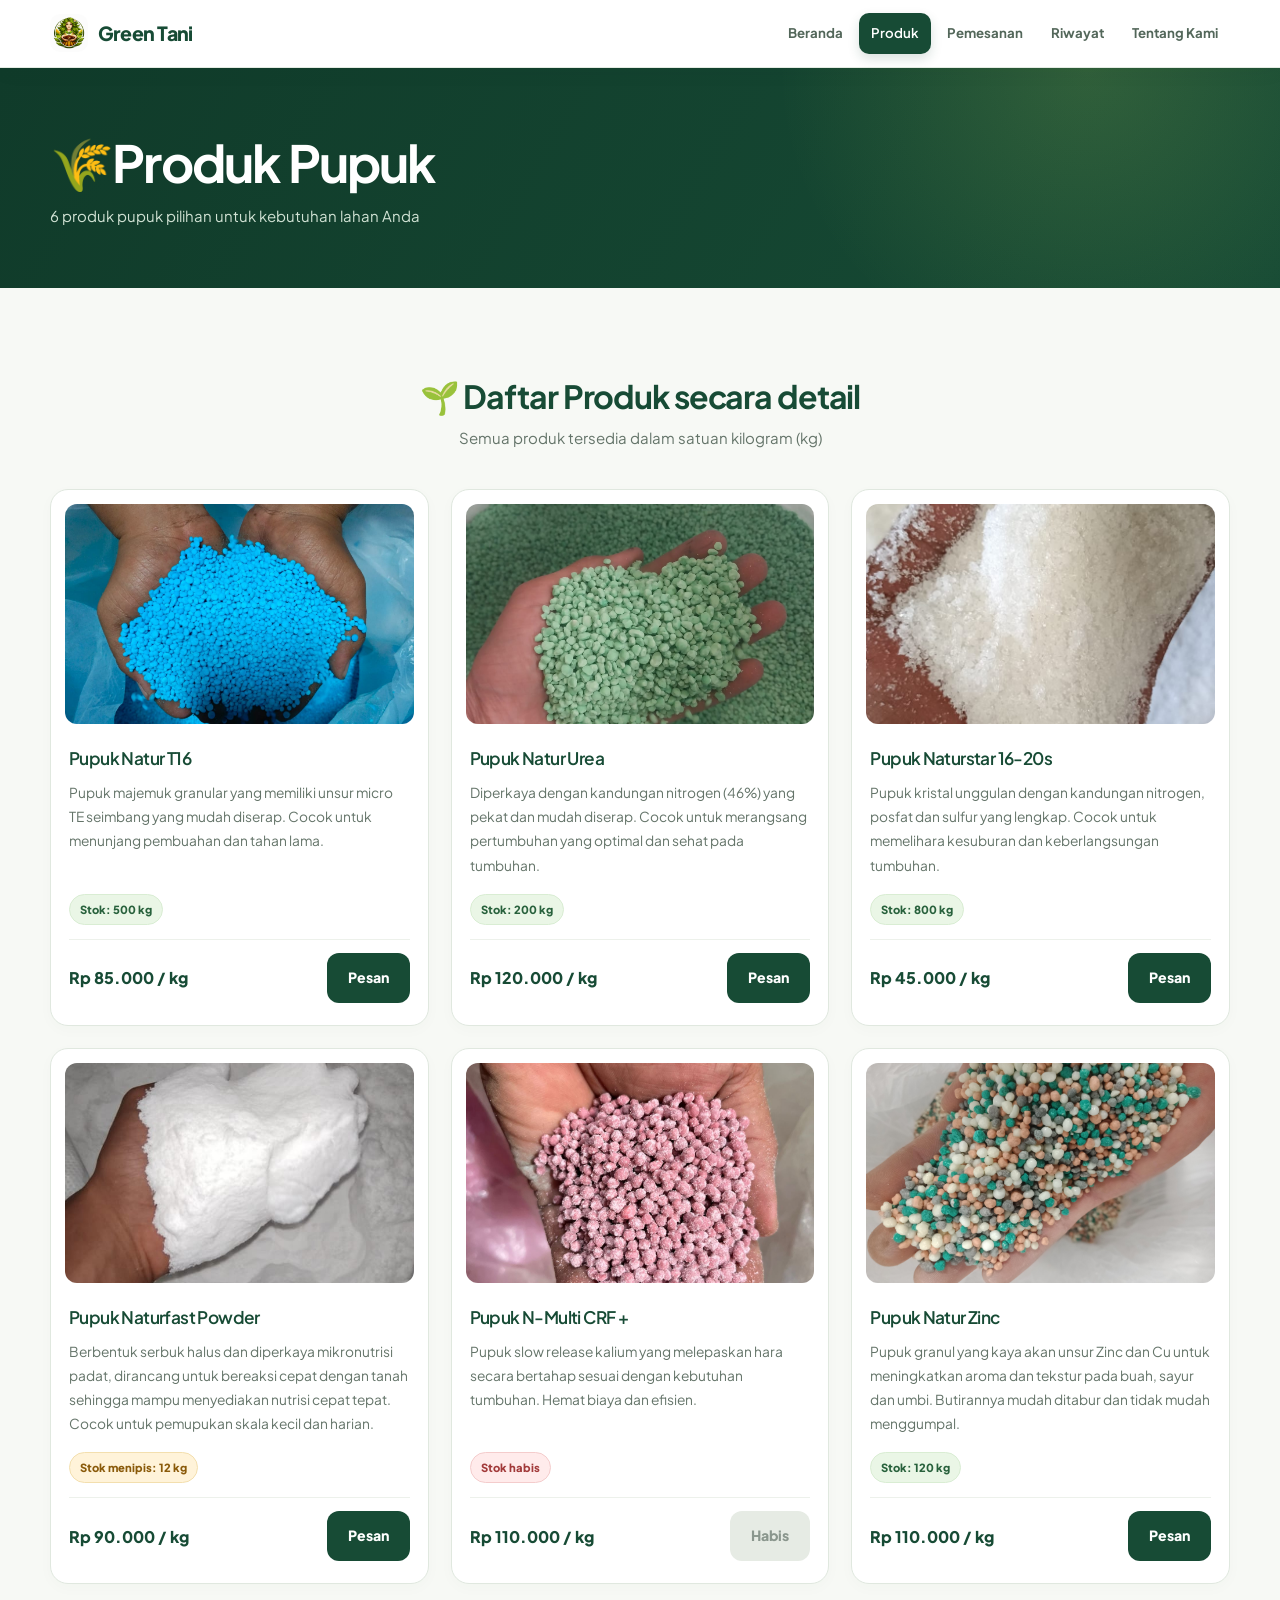
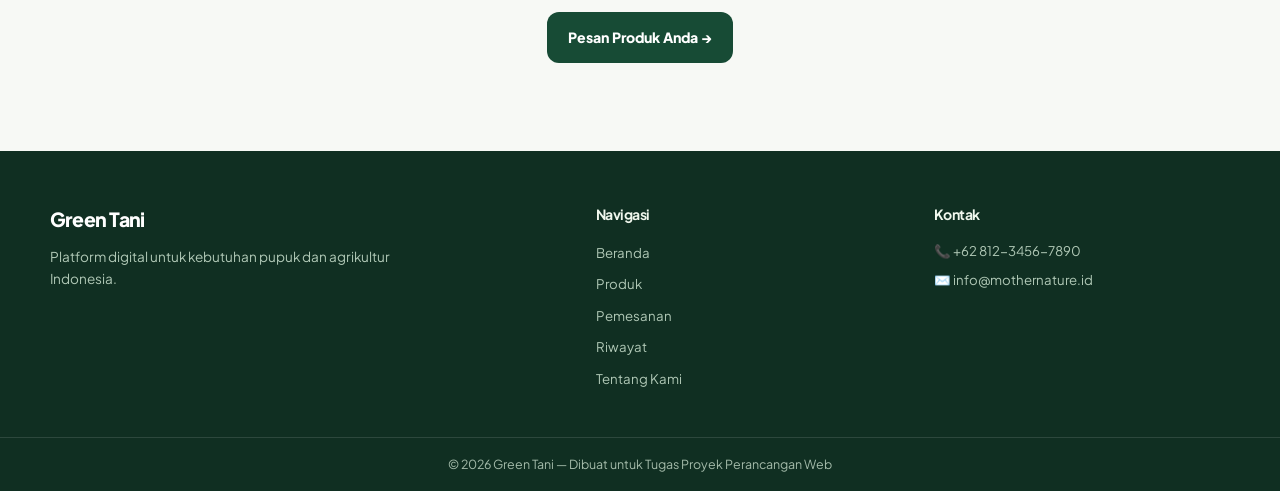
<file: code/produk.html>
<!DOCTYPE html>
<html lang="id">
<head>
    <meta charset="UTF-8">
    <meta name="viewport" content="width=device-width, initial-scale=1.0">
    <title>Katalog Produk </title>
    <link rel="preconnect" href="https://fonts.googleapis.com">
    <link rel="preconnect" href="https://fonts.gstatic.com" crossorigin>
    <link href="https://fonts.googleapis.com/css2?family=Plus+Jakarta+Sans:wght@400;500;600;700;800&display=swap" rel="stylesheet">
    <link rel="stylesheet" href="../css/style.css">
</head>
<body>
    <header class="navbar">
        <div class="container navbar-inner">
            <a href="index.html" class="logo">
                <div class="logo-leaf">
                    <img src="../Gambar/logo.png" alt="Logo Green Tani">
                </div>
                Green Tani
            </a>
            <button class="hamburger" aria-expanded="false" aria-controls="primary-navigation" aria-label="Menu">
                <span></span><span></span><span></span>
            </button>
            <nav>
                <ul class="nav-menu" id="primary-navigation">
                    <li><a href="index.html">Beranda</a></li>
                    <li><a href="produk.html" class="active">Produk</a></li>
                    <li><a href="pesan.html">Pemesanan</a></li>
                    <li><a href="riwayat.html">Riwayat</a></li>
                    <li><a href="tentang.html">Tentang Kami</a></li>
                </ul>
            </nav>
        </div>
    </header>

    <main>

        <div class="page-header">
            <div class="container">
                <h1>🌾Produk Pupuk</h1>
                <p id="produkCount">Produk pupuk pilihan untuk kebutuhan lahan Anda</p>
            </div>
        </div>

        <section class="section">
            <div class="container">
                <div class="section-header">
                    <h2>🌱 Daftar Produk secara detail</h2>
                    <p class="section-desc">Semua produk tersedia dalam satuan kilogram (kg)</p>
                </div>
                <div class="produk-grid" id="produkGrid"></div>
            </div>
                <p style="text-align: center; margin-top: 28px;">
                    <a href="pesan.html" class="btn btn-green">Pesan Produk Anda →</a>
                </p>            
        </section>
    </main>

    <footer class="footer">
        <div class="container footer-inner">
            <div class="footer-brand">
                <a href="index.html" class="logo"><span>Green Tani</span></a>
                <p>Platform digital untuk kebutuhan pupuk dan agrikultur Indonesia.</p>
            </div>
            <div class="footer-nav">
                <h4>Navigasi</h4>
                <ul>
                    <li><a href="index.html">Beranda</a></li>
                    <li><a href="produk.html">Produk</a></li>
                    <li><a href="pesan.html">Pemesanan</a></li>
                    <li><a href="riwayat.html">Riwayat</a></li>
                    <li><a href="tentang.html">Tentang Kami</a></li>
                </ul>
            </div>
            <div class="footer-nav">
                <h4>Kontak</h4>
                <p>📞 +62 812-3456-7890</p>
                <p>✉️ info@mothernature.id</p>
            </div>
        </div>
        <div class="footer-bottom"><div class="container"><p>&copy; 2026 Green Tani — Dibuat untuk Tugas Proyek Perancangan Web</p></div></div>
    </footer>

    <script src="../js/katalog.js"></script>
    <script src="../js/script.js"></script>
</body>
</html>
</file>
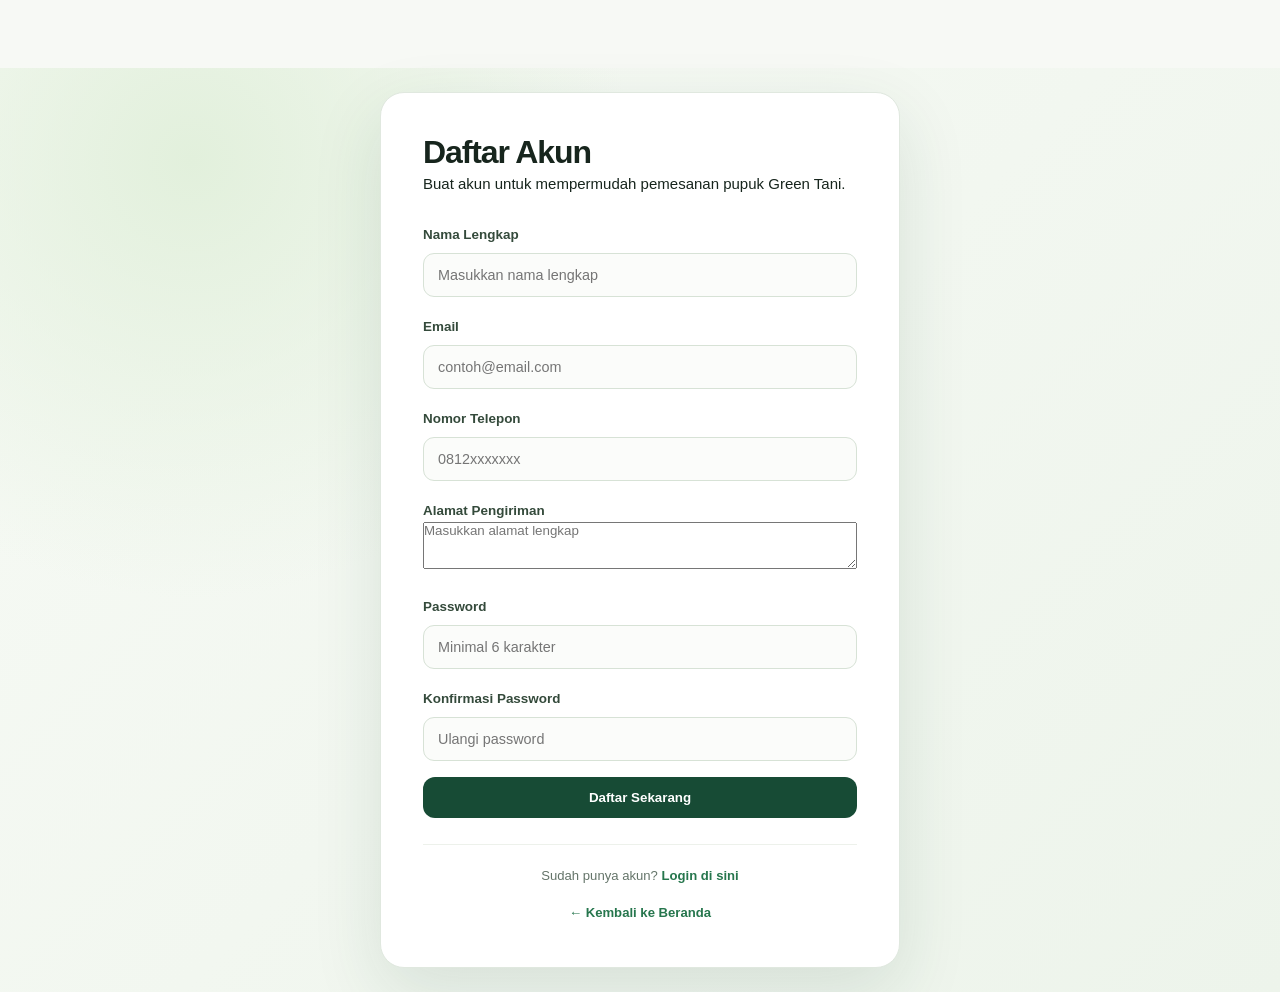
<file: code/register.html>
<!DOCTYPE html>
<html lang="id">
<head>
    <meta charset="UTF-8">
    <meta name="viewport" content="width=device-width, initial-scale=1.0">
    <title>Daftar Akun - Green Tani</title>
    <!-- Pastikan path CSS-nya benar ya -->
    <link rel="stylesheet" href="../css/style.css"> 
</head>
<body>

    <!-- Aku bungkus semuanya di dalam container agar mudah di-center di layar -->
    <div class="auth-container">
        <main class="auth-card">
            <div class="auth-header">
                <h1>Daftar Akun</h1>
                <p>Buat akun untuk mempermudah pemesanan pupuk Green Tani.</p>
            </div>

            <form id="formRegister" class="auth-form">
                <div class="input-group">
                    <label for="nama">Nama Lengkap</label>
                    <input type="text" id="nama" name="nama" placeholder="Masukkan nama lengkap" required>
                </div>

                <div class="input-group">
                    <label for="email">Email</label>
                    <input type="email" id="email" name="email" placeholder="contoh@email.com" required>
                </div>

                <div class="input-group">
                    <label for="telepon">Nomor Telepon</label>
                    <input type="tel" id="telepon" name="telepon" placeholder="0812xxxxxxx" required>
                </div>

                <div class="input-group">
                    <label for="alamat">Alamat Pengiriman</label>
                    <textarea id="alamat" name="alamat" rows="3" placeholder="Masukkan alamat lengkap" required></textarea>
                </div>

                <div class="input-group">
                    <label for="password">Password</label>
                    <input type="password" id="password" name="password" placeholder="Minimal 6 karakter" required minlength="6">
                </div>

                <div class="input-group">
                    <label for="konfirmasiPassword">Konfirmasi Password</label>
                    <input type="password" id="konfirmasiPassword" name="konfirmasiPassword" placeholder="Ulangi password" required minlength="6">
                </div>

                <button type="submit" class="btn-primary">Daftar Sekarang</button>
            </form>

            <p id="pesan" class="pesan-alert"></p>

            <div class="auth-footer">
                <p>Sudah punya akun? <a href="login.html">Login di sini</a></p>
                <p><a href="index.html" class="link-back">&larr; Kembali ke Beranda</a></p>
            </div>
        </main>
    </div>

    <script src="../js/akun.js"></script>
</body>
</html>
</file>
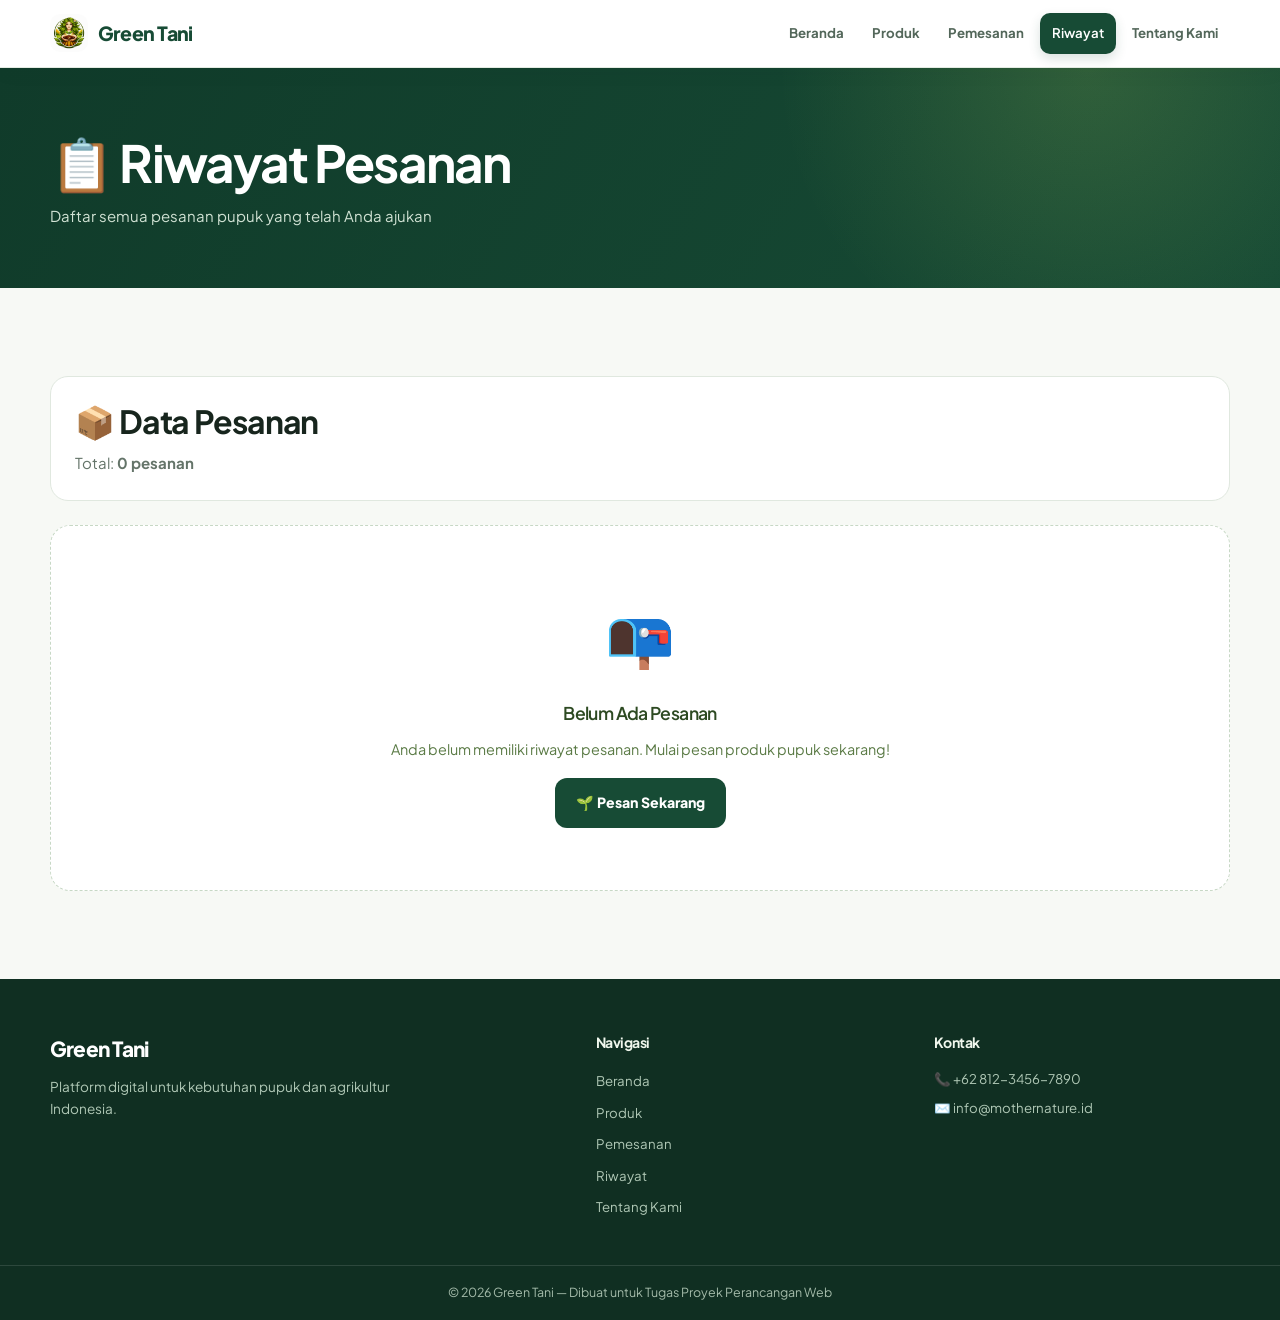
<file: code/riwayat.html>
<!DOCTYPE html>
<html lang="id">
<head>
    <meta charset="UTF-8">
    <meta name="viewport" content="width=device-width, initial-scale=1.0">
    <title>Riwayat Pesanan - Green Tani</title>
    <link rel="preconnect" href="https://fonts.googleapis.com">
    <link rel="preconnect" href="https://fonts.gstatic.com" crossorigin>
    <link href="https://fonts.googleapis.com/css2?family=Plus+Jakarta+Sans:wght@400;500;600;700;800&display=swap" rel="stylesheet">
    <link rel="stylesheet" href="../css/style.css">
</head>
<body>
    <header class="navbar">
        <div class="container navbar-inner">
            <a href="index.html" class="logo">
                <div class="logo-leaf">
                    <img src="../Gambar/logo.png" alt="Logo Green Tani">
                </div>
                Green Tani
            </a>
            <button class="hamburger" aria-expanded="false" aria-controls="primary-navigation" aria-label="Menu">
                <span></span><span></span><span></span>
            </button>
            <nav>
                <ul class="nav-menu" id="primary-navigation">
                    <li><a href="index.html">Beranda</a></li>
                    <li><a href="produk.html">Produk</a></li>
                    <li><a href="pesan.html">Pemesanan</a></li>
                    <li><a href="riwayat.html" class="active">Riwayat</a></li>
                    <li><a href="tentang.html">Tentang Kami</a></li>
                </ul>
            </nav>
        </div>
    </header>

    <main>
        <div class="page-header">
            <div class="container">
                <h1>📋 Riwayat Pesanan</h1>
                <p>Daftar semua pesanan pupuk yang telah Anda ajukan</p>
            </div>
        </div>

        <section class="section">
            <div class="container">
                <div class="riwayat-toolbar">
                    <div class="riwayat-info">
                        <h2>📦 Data Pesanan</h2>
                        <p class="section-desc">Total: <strong id="dataCount">0 pesanan</strong></p>
                    </div>
                    <button id="btnHapusSemua" class="btn btn-danger btn-sm" style="display:none;">🗑️ Hapus Semua</button>
                </div>

                <!-- Empty State -->
                <div id="emptyState" class="empty-state" style="display:none;">
                    <div class="empty-icon">📭</div>
                    <h3>Belum Ada Pesanan</h3>
                    <p>Anda belum memiliki riwayat pesanan. Mulai pesan produk pupuk sekarang!</p>
                    <a href="pesan.html" class="btn btn-green" style="margin-top:16px;">🌱 Pesan Sekarang</a>
                </div>

                <!-- Table -->
                <div class="table-wrapper" id="tableWrapper">
                    <table class="data-table">
                        <caption>Data Pesanan Pupuk Green Tani</caption>
                        <thead>
                            <tr>
                                <th>No</th>
                                <th>Nama Pemesan</th>
                                <th>Produk</th>
                                <th>Jumlah (kg)</th>
                                <th>Total</th>
                                <th>Pengiriman</th>
                                <th>Pembayaran</th>
                                <th>Tanggal Pesan</th>
                                <th>Status</th>
                                <th>Aksi</th>
                            </tr>
                        </thead>
                        <tbody id="tableBody">
                            <!-- Data akan diisi otomatis oleh JavaScript -->
                        </tbody>
                    </table>
                </div>

            </div>
        </section>
    </main>

    <footer class="footer">
        <div class="container footer-inner">
            <div class="footer-brand">
                <a href="index.html" class="logo">
                <div class="logo-leaf">
                Green Tani
                </div>
                </a>
                <p>Platform digital untuk kebutuhan pupuk dan agrikultur Indonesia.</p>
            </div>
            <div class="footer-nav">
                <h4>Navigasi</h4>
                <ul>
                    <li><a href="index.html">Beranda</a></li>
                    <li><a href="produk.html">Produk</a></li>
                    <li><a href="pesan.html">Pemesanan</a></li>
                    <li><a href="riwayat.html">Riwayat</a></li>
                    <li><a href="tentang.html">Tentang Kami</a></li>
                </ul>
            </div>
            <div class="footer-nav">
                <h4>Kontak</h4>
                <p>📞 +62 812-3456-7890</p>
                <p>✉️ info@mothernature.id</p>
            </div>
        </div>
        <div class="footer-bottom">
            <div class="container">
                <p>&copy; 2026 Green Tani — Dibuat untuk Tugas Proyek Perancangan Web</p>
            </div>
        </div>
    </footer>

    <script src="../js/katalog.js"></script>
    <script src="../js/script.js"></script>
</body>
</html>
</file>
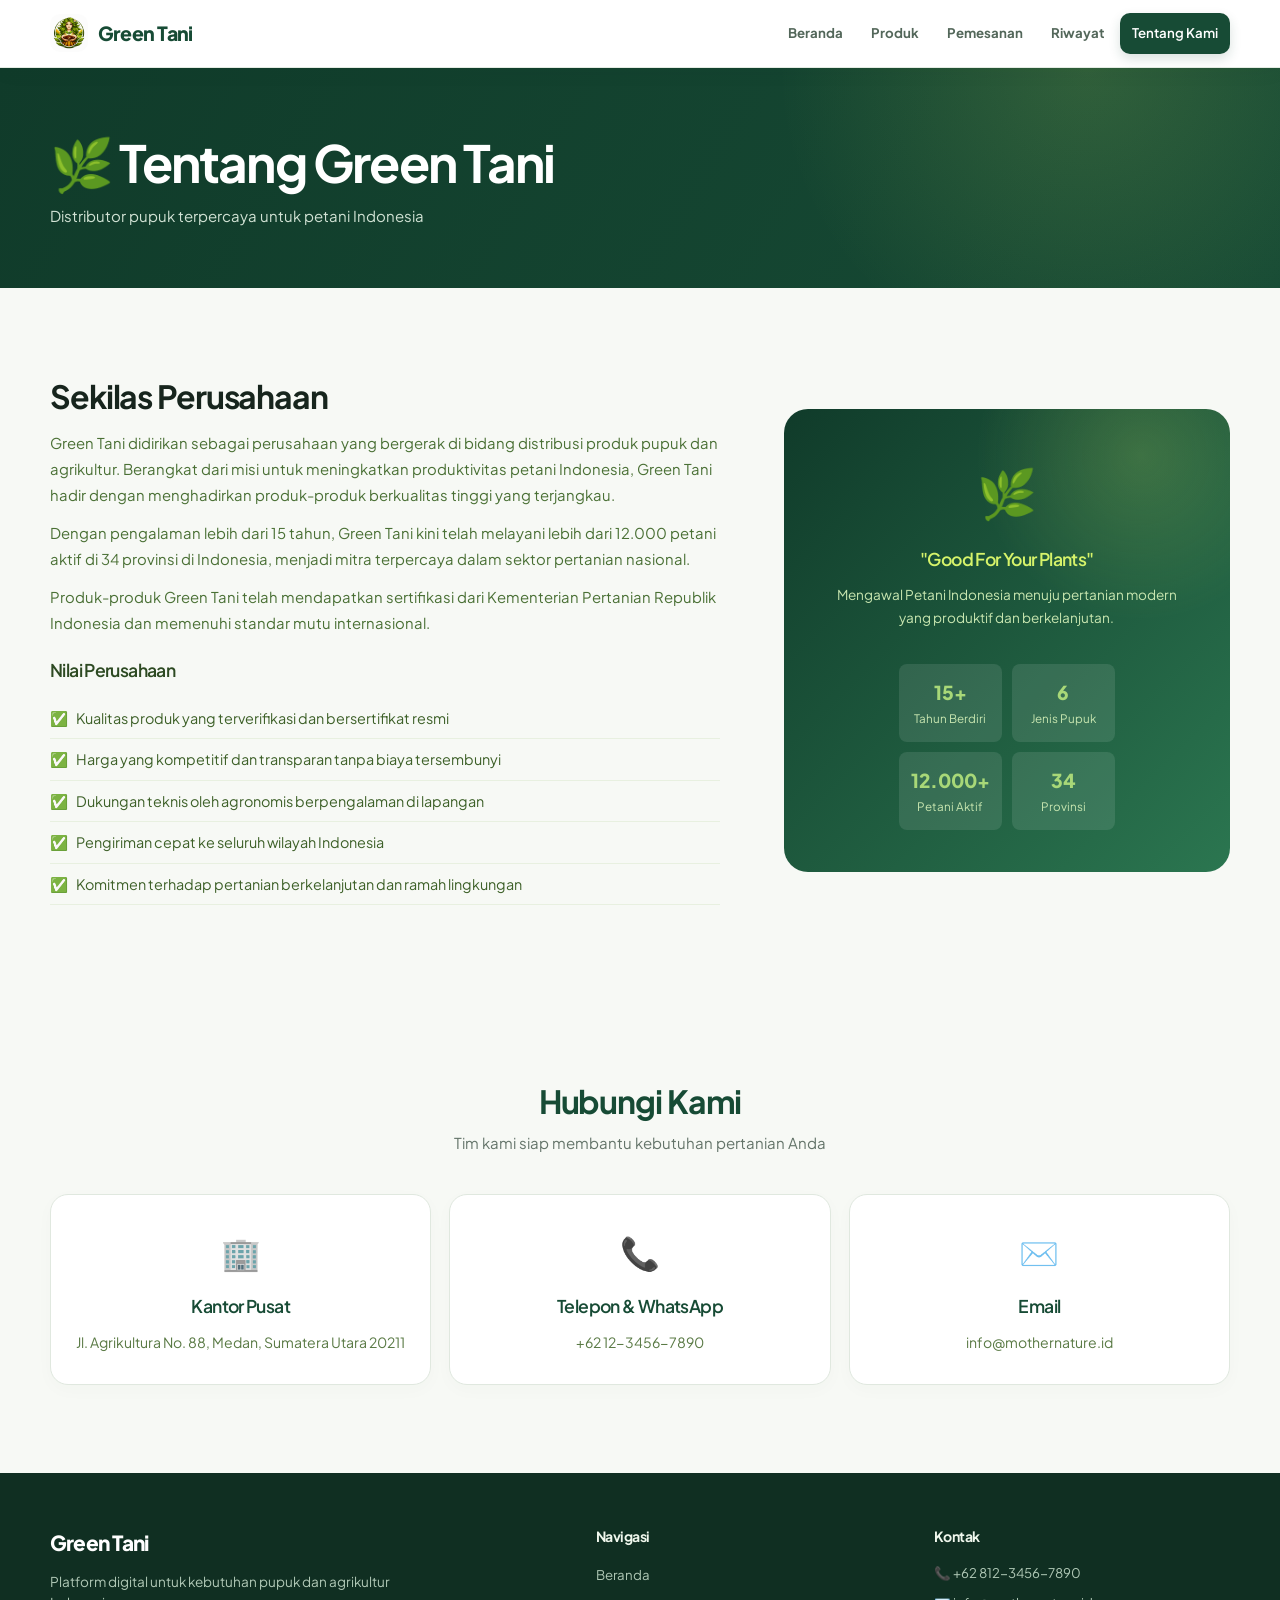
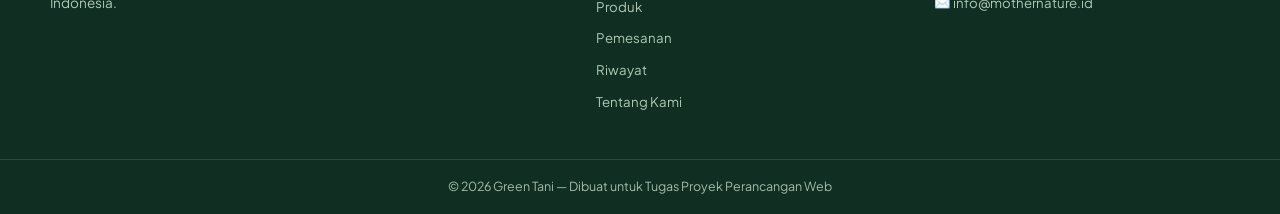
<file: code/tentang.html>
<!DOCTYPE html>
<html lang="id">
<head>
    <meta charset="UTF-8">
    <meta name="viewport" content="width=device-width, initial-scale=1.0">
    <title>Tentang Kami </title>
    <link rel="preconnect" href="https://fonts.googleapis.com">
    <link rel="preconnect" href="https://fonts.gstatic.com" crossorigin>
    <link href="https://fonts.googleapis.com/css2?family=Plus+Jakarta+Sans:wght@400;500;600;700;800&display=swap" rel="stylesheet">
    <link rel="stylesheet" href="../css/style.css">
</head>
<body>
    <header class="navbar">
        <div class="container navbar-inner">
            <a href="index.html" class="logo">
                <div class="logo-leaf">
                    <img src="../Gambar/logo.png" alt="Logo Green Tani">
                </div>
                Green Tani
            </a>
            <button class="hamburger" aria-expanded="false" aria-controls="primary-navigation" aria-label="Menu">
                <span></span><span></span><span></span>
            </button>
            <nav>
                <ul class="nav-menu" id="primary-navigation">
                    <li><a href="index.html">Beranda</a></li>
                    <li><a href="produk.html">Produk</a></li>
                    <li><a href="pesan.html">Pemesanan</a></li>
                    <li><a href="riwayat.html">Riwayat</a></li>                    
                    <li><a href="tentang.html" class="active">Tentang Kami</a></li>
                </ul>
            </nav>
        </div>
    </header>

    <main>

        <div class="page-header">
            <div class="container">
                <h1>🌿 Tentang Green Tani</h1>
                <p>Distributor pupuk terpercaya untuk petani Indonesia</p>
            </div>
        </div>

        <!-- Sekilas Perusahaan -->
        <section class="section">
            <div class="container">
                <div class="about-grid">
                    <div class="about-content">
                        <h2>Sekilas Perusahaan</h2>
                        <p>Green Tani didirikan sebagai perusahaan yang bergerak di bidang distribusi produk pupuk dan agrikultur. Berangkat dari misi untuk meningkatkan produktivitas petani Indonesia, Green Tani hadir dengan menghadirkan produk-produk berkualitas tinggi yang terjangkau.</p>
                        <p>Dengan pengalaman lebih dari 15 tahun, Green Tani kini telah melayani lebih dari 12.000 petani aktif di 34 provinsi di Indonesia, menjadi mitra terpercaya dalam sektor pertanian nasional.</p>
                        <p>Produk-produk Green Tani telah mendapatkan sertifikasi dari Kementerian Pertanian Republik Indonesia dan memenuhi standar mutu internasional.</p>

                        <h3 style="margin-top: 20px; margin-bottom: 12px; color: #2d4a22;">Nilai Perusahaan</h3>
                        <ul class="value-list">
                            <li><span class="value-icon">✅</span> Kualitas produk yang terverifikasi dan bersertifikat resmi</li>
                            <li><span class="value-icon">✅</span> Harga yang kompetitif dan transparan tanpa biaya tersembunyi</li>
                            <li><span class="value-icon">✅</span> Dukungan teknis oleh agronomis berpengalaman di lapangan</li>
                            <li><span class="value-icon">✅</span> Pengiriman cepat ke seluruh wilayah Indonesia</li>
                            <li><span class="value-icon">✅</span> Komitmen terhadap pertanian berkelanjutan dan ramah lingkungan</li>
                        </ul>
                    </div>
                    <div class="about-visual">
                        <div class="about-visual-icon">🌿</div>
                        <h3>"Good For Your Plants"</h3>
                        <p>Mengawal Petani Indonesia menuju pertanian modern yang produktif dan berkelanjutan.</p>
                        <br>
                        <div style="display: grid; grid-template-columns: 1fr 1fr; gap: 10px; margin-top: 8px; text-align: center;">
                            <div style="background-color: rgba(255,255,255,0.1); border-radius: 8px; padding: 12px;">
                                <p style="font-size: 1.2rem; font-weight: 800; color: #a8d878; margin: 0;">15+</p>
                                <p style="font-size: 0.73rem; color: #c8e6b0; margin: 0;">Tahun Berdiri</p>
                            </div>
                            <div style="background-color: rgba(255,255,255,0.1); border-radius: 8px; padding: 12px;">
                                <p style="font-size: 1.2rem; font-weight: 800; color: #a8d878; margin: 0;">6</p>
                                <p style="font-size: 0.73rem; color: #c8e6b0; margin: 0;">Jenis Pupuk</p>
                            </div>
                            <div style="background-color: rgba(255,255,255,0.1); border-radius: 8px; padding: 12px;">
                                <p style="font-size: 1.2rem; font-weight: 800; color: #a8d878; margin: 0;">12.000+</p>
                                <p style="font-size: 0.73rem; color: #c8e6b0; margin: 0;">Petani Aktif</p>
                            </div>
                            <div style="background-color: rgba(255,255,255,0.1); border-radius: 8px; padding: 12px;">
                                <p style="font-size: 1.2rem; font-weight: 800; color: #a8d878; margin: 0;">34</p>
                                <p style="font-size: 0.73rem; color: #c8e6b0; margin: 0;">Provinsi</p>
                            </div>
                        </div>
                    </div>
                </div>
            </div>
        </section>

        <!-- Kontak -->
        <section class="section">
            <div class="container">
                <div class="section-header">
                    <h2>Hubungi Kami</h2>
                    <p class="section-desc">Tim kami siap membantu kebutuhan pertanian Anda</p>
                </div>
                <div class="kontak-grid">
                    <div class="kontak-card">
                        <div class="kontak-icon">🏢</div>
                        <h3>Kantor Pusat</h3>
                        <p>Jl. Agrikultura No. 88, Medan, Sumatera Utara 20211</p>
                    </div>
                    <div class="kontak-card">
                        <div class="kontak-icon">📞</div>
                        <h3>Telepon & WhatsApp</h3>
                        <p>+62 12-3456-7890</p>
                    </div>
                    <div class="kontak-card">
                        <div class="kontak-icon">✉️</div>
                        <h3>Email</h3>
                        <p>info@mothernature.id</p>
                    </div>
                </div>
            </div>
        </section>

    </main>

    <footer class="footer">
        <div class="container footer-inner">
            <div class="footer-brand">
                <a href="index.html" class="logo">
                <div class="logo-leaf">
                Green Tani
                </div>
                </a>
                <p>Platform digital untuk kebutuhan pupuk dan agrikultur Indonesia.</p>
            </div>
            <div class="footer-nav">
                <h4>Navigasi</h4>
                <ul>
                    <li><a href="index.html">Beranda</a></li>
                    <li><a href="produk.html">Produk</a></li>
                    <li><a href="pesan.html">Pemesanan</a></li>
                    <li><a href="riwayat.html">Riwayat</a></li>
                    <li><a href="tentang.html">Tentang Kami</a></li>
                </ul>
            </div>
            <div class="footer-nav">
                <h4>Kontak</h4>
                <p>📞 +62 812-3456-7890</p>
                <p>✉️ info@mothernature.id</p>
            </div>
        </div>
        <div class="footer-bottom">
            <div class="container">
                <p>&copy; 2026 Green Tani — Dibuat untuk Tugas Proyek Perancangan Web</p>
            </div>
        </div>
    </footer>

    <script src="../js/script.js"></script>
</body>
</html>
</file>
<file: css/style.css>
/* ===== RESET & BASE ===== */
* { margin: 0; padding: 0; box-sizing: border-box; }

body {
    font-family: 'Plus Jakarta Sans', sans-serif;
    background-color: #f8faf5;
    color: #2d4a22;
    font-size: 16px;
    line-height: 1.6;
    padding-top: 68px;
}

h1 { font-size: 2rem; font-weight: 700; }
h2 { font-size: 1.5rem; font-weight: 700; margin-bottom: 8px; }
h3 { font-size: 1.1rem; font-weight: 600; margin-bottom: 4px; }

a { color: #3a7d1e; text-decoration: none; }
a:hover { color: #2d5e16; }

.container { max-width: 1000px; margin: 0 auto; padding: 0 24px; }
.nav-toggle {
    position: absolute;
    opacity: 0;
    width: 0;
    height: 0;
    pointer-events: none;
}

/* ===== NAVBAR ===== */
.navbar {
    background: #fff;
    border-bottom: none;
    padding: 14px 0;
    position: fixed;
    top: 0; left: 0;
    width: 100%;
    z-index: 1000;
    box-shadow:none;
}
.navbar-inner { display: flex; justify-content: space-between; align-items: center; }

.logo {
    font-size: 1.2rem;
    font-weight: 800;
    color: #75ca56;
    display: flex;
    align-items: center;
    gap: 8px;
}
.logo img { height: 32px; width: auto; display: block; }
.logo-leaf { font-size: 1.3rem; }

.nav-menu { list-style: none; display: flex; gap: 4px; }
.nav-menu li a {
    color: #4a7035;
    font-size: 0.9rem;
    padding: 8px 14px;
    border-radius: 8px;
    font-weight: 500;
    transition: background-color 0.2s, color 0.2s;
}
.nav-menu li a:hover { background-color: #e8f5dd; color: #2d4a22; }
.nav-menu li a.active { background-color: #3a7d1e; color: #fff; font-weight: 600; }

.hamburger { display: none; flex-direction: column; gap: 5px; cursor: pointer; padding: 4px; background: none; border: none; }
.hamburger span { display: block; width: 24px; height: 3px; background-color: #2d4a22; border-radius: 2px; }

/* ===== HERO ===== */
.hero {
    background: linear-gradient(135deg, #2d4a22 0%, #3a7d1e 100%);
    padding: 72px 0 60px;
    text-align: center;
}
.hero-badge {
    display: inline-block;
    background-color: rgba(255,255,255,0.15);
    color: #c8e6b0;
    font-size: 0.8rem;
    font-weight: 600;
    padding: 6px 16px;
    border-radius: 20px;
    margin-bottom: 20px;
    border: 1px solid rgba(255,255,255,0.2);
}
.hero h1 { color: #fff; font-size: 2.2rem; margin-bottom: 16px; line-height: 1.3; }
.hero h1 span { color: #a8d878; }
.hero p { color: #c8e6b0; font-size: 1rem; margin: 0 auto 28px; max-width: 500px; }
.hero-buttons { display: flex; justify-content: center; gap: 12px; flex-wrap: wrap; }
.hero-stats {
    display: flex;
    justify-content: center;
    gap: 40px;
    margin-top: 40px;
    padding-top: 32px;
    border-top: 1px solid rgba(255,255,255,0.15);
}
.stat-item { text-align: center; }
.stat-num { display: block; font-size: 1.6rem; font-weight: 800; color: #fff; }
.stat-label { font-size: 0.8rem; color: #a8d878; }

/* ===== BUTTONS ===== */
.btn {
    display: inline-block;
    padding: 11px 22px;
    border-radius: 8px;
    font-size: 0.9rem;
    font-weight: 600;
    cursor: pointer;
    border: none;
    transition: background-color 0.2s, transform 0.15s, color 0.2s;
}
.btn:hover { transform: translateY(-1px); }
.btn-sm { padding: 7px 16px; font-size: 0.82rem; }
.btn-primary { background-color: #a8d878; color: #1a3010; }
.btn-primary:hover { background-color: #93c860; color: #1a3010; }
.btn-outline { border: 2px solid rgba(255,255,255,0.5); color: #fff; background: transparent; }
.btn-outline:hover { background-color: rgba(255,255,255,0.1); color: #fff; }
.btn-green { background-color: #3a7d1e; color: #fff; }
.btn-green:hover { background-color: #2d6016; }

/* ===== SECTIONS ===== */
.section { padding: 56px 0; border-top: 1px solid #e0edd5; }
.section-alt { background-color: #f0f7e8; }
.section-green { background-color: #2d4a22; }
.section-header { text-align: center; margin-bottom: 32px; }
.section-header h2 { color: #2d4a22; }
.section-desc { color: #5a7a45; font-size: 0.95rem; margin-top: 6px; }

.page-header {
    background: linear-gradient(135deg, #2d4a22, #3a7d1e);
    padding: 40px 0 32px;
    text-align: center;
}
.page-header h1 { color: #fff; }
.page-header p { color: #c8e6b0; margin-top: 8px; }

/* ===== CARDS ===== */
.cards-grid { display: grid; grid-template-columns: 1fr 1fr; gap: 18px; margin-top: 16px; }

.card {
    background: #fff;
    border: 1px solid #d4ebb8;
    border-radius: 12px;
    padding: 22px;
    position: relative;
    transition: border-color 0.2s, transform 0.2s, box-shadow 0.2s;
}
.card:hover { border-color: #3a7d1e; transform: translateY(-2px); box-shadow: 0 6px 20px rgba(58,125,30,0.1); }
.card p { color: #5a7a45; font-size: 0.88rem; margin-bottom: 10px; }

.card-badge {
    position: absolute;
    top: 14px; right: 14px;
    background-color: #3a7d1e;
    color: #fff;
    font-size: 0.7rem;
    font-weight: 700;
    padding: 3px 10px;
    border-radius: 12px;
}
.badge-baru { background-color: #0ea5e9; }
.badge-organik { background-color: #65a30d; }

.card-meta { display: flex; justify-content: space-between; align-items: center; margin-bottom: 14px; }
.card-code { font-size: 0.75rem; font-weight: 700; color: #3a7d1e; background-color: #e8f5dd; padding: 2px 8px; border-radius: 4px; }
.card-price { font-size: 0.9rem; font-weight: 700; color: #2d4a22; }
.card-footer { display: flex; justify-content: space-between; align-items: center; margin-top: 14px; }

/* ===== CATEGORY ===== */
.category-grid { display: grid; grid-template-columns: repeat(4, 1fr); gap: 16px; }
.category-card {
    background: #fff;
    border: 1px solid #d4ebb8;
    border-radius: 12px;
    padding: 22px 16px;
    text-align: center;
    display: block;
    color: #2d4a22;
    transition: border-color 0.2s, transform 0.2s;
}
.category-card:hover { border-color: #3a7d1e; transform: translateY(-2px); color: #2d4a22; }
.cat-icon { font-size: 2.2rem; margin-bottom: 10px; }
.category-card h3 { font-size: 0.95rem; margin-bottom: 6px; }
.category-card p { font-size: 0.8rem; color: #5a7a45; margin-bottom: 10px; }
.cat-count { font-size: 0.75rem; font-weight: 700; color: #3a7d1e; background-color: #e8f5dd; padding: 2px 8px; border-radius: 12px; }

/* ===== STEPS ===== */
.steps-grid { display: flex; gap: 16px; margin-top: 16px; }
.step { flex: 1; text-align: center; background: #fff; border: 1px solid #d4ebb8; border-radius: 12px; padding: 28px 18px; }
.step-number {
    width: 42px; height: 42px;
    background-color: #3a7d1e;
    color: #fff;
    border-radius: 50%;
    display: flex;
    align-items: center;
    justify-content: center;
    font-weight: 800;
    font-size: 1.1rem;
    margin: 0 auto 14px;
}
.step p { color: #5a7a45; font-size: 0.85rem; }

/* ===== STATS ===== */
.stats-grid { display: flex; gap: 16px; }
.stat-box { flex: 1; text-align: center; background: #fff; border: 1px solid #d4ebb8; border-radius: 12px; padding: 24px; }
.section-green .stat-box { background-color: rgba(255,255,255,0.1); border-color: rgba(255,255,255,0.15); }
.section-green .stat-number { color: #a8d878; }
.section-green .stat-label { color: #c8e6b0; }
.stat-number { display: block; font-size: 2rem; font-weight: 800; color: #3a7d1e; }
.stat-label { font-size: 0.85rem; color: #5a7a45; margin-top: 4px; }

/* ===== produk ===== */
.produk-grid { display: grid; grid-template-columns: repeat(3, 1fr); gap: 16px; text-align: center; }
.produk-card {
    background: #fff;
    border: 2px solid #d4ebb8;
    border-radius: 12px;
    padding: 20px;
    position: relative;
    text-align: center;
    display: flex;
    flex-direction: column;
    transition: border-color 0.2s, transform 0.2s;
}
.produk-card:hover { border-color: #3a7d1e; transform: translateY(-2px); }
.produk-card img { width: 100%; height: 180px; object-fit: cover; border-radius: 8px; margin-bottom: 12px; display: block; }
.produk-card h3 { margin-bottom: 8px; }
.produk-card p { color: #5a7a45; font-size: 0.88rem; flex: 1; }
.card-price-row { margin-top: 12px; text-align: center; }
.card-btn-row { margin-top: 10px; padding-top: 10px; border-top: 1px solid #e0edd5; display: flex; justify-content: flex-end; }

/* ===== FORM ===== */
.form-wrapper { background: #fff; border: 1px solid #d4ebb8; border-radius: 14px; padding: 32px; max-width: 640px; margin: 0 auto; }
.form-group { margin-bottom: 20px; }
.form-group label { display: block; font-size: 0.9rem; font-weight: 600; color: #2d4a22; margin-bottom: 6px; }
.form-group input,
.form-group select,
.form-group textarea {
    width: 100%;
    padding: 10px 14px;
    border: 1.5px solid #c8e6b0;
    border-radius: 8px;
    font-family: 'Plus Jakarta Sans', sans-serif;
    font-size: 0.9rem;
    color: #2d4a22;
    background-color: #f8faf5;
    transition: border-color 0.2s;
    outline: none;
}
.form-group input:focus,
.form-group select:focus,
.form-group textarea:focus { border-color: #3a7d1e; background-color: #fff; }
.form-group textarea { resize: vertical; min-height: 90px; }
.form-row { display: grid; grid-template-columns: 1fr 1fr; gap: 16px; }
.form-note { font-size: 0.78rem; color: #5a7a45; margin-top: 4px; }

/* ===== TABLE ===== */
.table-wrapper { overflow-x: auto; }
table { width: 100%; border-collapse: collapse; font-size: 0.88rem; }
thead tr { background-color: #2d4a22; color: #fff; }
th { padding: 12px 14px; text-align: left; font-weight: 600; font-size: 0.82rem; }
td { padding: 11px 14px; border-bottom: 1px solid #e8f0e0; color: #2d4a22; }
tbody tr:hover { background-color: #f0f7e8; }

.status-badge { display: inline-block; padding: 3px 10px; border-radius: 12px; font-size: 0.75rem; font-weight: 700; }
.status-selesai { background-color: #dcfce7; color: #166534; }
.status-dikirim { background-color: #dbeafe; color: #1e40af; }
.status-proses  { background-color: #fef9c3; color: #92400e; }
.status-batal   { background-color: #fee2e2; color: #991b1b; }

/* ===== ABOUT ===== */
.about-grid { display: grid; grid-template-columns: 3fr 2fr; gap: 40px; align-items: start; }
.about-content h2 { margin-bottom: 14px; }
.about-content p { color: #4a7035; margin-bottom: 12px; font-size: 0.93rem; }

.value-list { list-style: none; margin-top: 10px; }
.value-list li {
    padding: 8px 0;
    border-bottom: 1px solid #e8f0e0;
    font-size: 0.9rem;
    color: #3d6028;
    display: flex;
    align-items: flex-start;
    gap: 8px;
}
.value-icon { flex-shrink: 0; }

.about-visual {
    background: linear-gradient(135deg, #2d4a22, #3a7d1e);
    border-radius: 14px;
    padding: 28px;
    text-align: center;
    color: #fff;
}
.about-visual-icon { font-size: 3rem; margin-bottom: 12px; }
.about-visual h3 { color: #a8d878; margin-bottom: 8px; }
.about-visual p  { color: #c8e6b0; font-size: 0.85rem; }

/* ===== TEAM ===== */
.team-grid { display: grid; grid-template-columns: repeat(4, 1fr); gap: 18px; }
.team-card { background: #fff; border: 1px solid #d4ebb8; border-radius: 12px; padding: 22px 16px; text-align: center; }
.team-avatar { font-size: 2.4rem; margin-bottom: 10px; }
.team-card h4 { font-size: 0.9rem; margin-bottom: 4px; }
.team-card p  { font-size: 0.8rem; color: #5a7a45; margin-bottom: 10px; }
.team-role { font-size: 0.75rem; font-weight: 700; background-color: #e8f5dd; color: #3a7d1e; padding: 3px 10px; border-radius: 12px; }

/* ===== KONTAK ===== */
.kontak-grid { display: grid; grid-template-columns: repeat(3, 1fr); gap: 18px; }
.kontak-card { background: #fff; border: 1px solid #d4ebb8; border-radius: 12px; padding: 24px; text-align: center; }
.kontak-icon { font-size: 2rem; margin-bottom: 12px; }
.kontak-card h3 { margin-bottom: 8px; }
.kontak-card p { color: #5a7a45; font-size: 0.88rem; }

/* ===== FOOTER ===== */
.footer { background-color: #1a2f12; }
.footer-inner { display: grid; grid-template-columns: 2fr 1fr 1fr 1fr; gap: 32px; padding: 40px 0 32px; }
.footer-brand p { color: #7aaa55; font-size: 0.85rem; margin-top: 10px; line-height: 1.6; }

.social-links { display: flex; gap: 8px; margin-top: 14px; flex-wrap: wrap; }
.social-btn { font-size: 0.78rem; background-color: rgba(255,255,255,0.08); color: #a8d878; padding: 5px 12px; border-radius: 6px; transition: background-color 0.2s; }
.social-btn:hover { background-color: rgba(255,255,255,0.15); color: #c8e6b0; }

.footer-nav h4 { color: #c8e6b0; font-size: 0.88rem; margin-bottom: 12px; }
.footer-nav ul { list-style: none; }
.footer-nav ul li,
.footer-nav p { margin-bottom: 6px; }
.footer-nav ul li a,
.footer-nav p { color: #7aaa55; font-size: 0.83rem; transition: color 0.2s; }
.footer-nav ul li a:hover { color: #c8e6b0; }

.footer-bottom { border-top: 1px solid rgba(255,255,255,0.08); padding: 16px 0; text-align: center; }
.footer-bottom p { font-size: 0.78rem; color: #4a7035; }

/* ===== ANIMATION ===== */
@keyframes fadeIn {
    from { opacity: 0; transform: translateY(16px); }
    to   { opacity: 1; transform: translateY(0); }
}

/* ===== RESPONSIVE ===== */
@media (max-width: 768px) {
    .navbar-inner { flex-wrap: wrap; }
    .hamburger { display: flex; }
    nav { width: 100%; order: 3; }
    .nav-menu {
        display: none;
        flex-direction: column;
        gap: 0; width: 100%;
        padding: 8px 0;
        border-top: 1px solid #e0edd5;
        margin-top: 12px;
    }
    .nav-menu li a { display: block; padding: 10px 0; border-radius: 0; }
    .nav-menu.open {
        display: flex;
    }

    .hero h1 { font-size: 1.6rem; }
    .hero-buttons { flex-direction: column; align-items: center; }
    .hero-stats { gap: 24px; }

    .cards-grid,
    .produk-grid,
    .kontak-grid  { grid-template-columns: 1fr; }
    .category-grid { grid-template-columns: 1fr 1fr; }
    .steps-grid,
    .stats-grid   { flex-direction: column; }
    .about-grid   { grid-template-columns: 1fr; }
    .team-grid    { grid-template-columns: 1fr 1fr; }
    .form-row     { grid-template-columns: 1fr; }
    .footer-inner { grid-template-columns: 1fr 1fr; gap: 24px; }
}

@media (max-width: 480px) {
    .hero h1 { font-size: 1.3rem; }
    .btn { width: 100%; text-align: center; }
    .category-grid,
    .team-grid    { grid-template-columns: 1fr 1fr; }
    .footer-inner { grid-template-columns: 1fr; }
}

/* ===== RIWAYAT PESANAN ===== */
.riwayat-toolbar {
    display: flex;
    justify-content: space-between;
    align-items: flex-start;
    margin-bottom: 24px;
    flex-wrap: wrap;
    gap: 12px;
}

/* ===== DATA TABLE (Modul 11 - Tables) ===== */
.data-table {
    width: 100%;
    border-collapse: collapse; /* MENJADIKAN BATAS DEMPET DENGAN SEKITARNYA */
    margin-top: 8px;
    min-width: 700px; /* Lebar batas mutlak */
    font-size: 0.88rem;
}
.data-table caption {
    text-align: left;
    font-size: 0.82rem;
    color: #5a7a45;
    margin-bottom: 10px;
    font-style: italic;
}
.data-table th,
.data-table td {
    padding: 12px 14px;
    text-align: left;
    border-bottom: 1px solid #e0edd5; /* Memberi garis bawah di setiap akhir barisan */
}
.data-table th {
    background-color: #2d4a22;
    color: #fff;
    font-size: 0.82rem;
    font-weight: 600;
    text-transform: uppercase;
    letter-spacing: 0.4px;
}
.data-table td {
    color: #2d4a22;
    vertical-align: middle;
}

/* Zebra Stripes - nth-child(even) */
.data-table tbody tr:nth-child(even) {
    background-color: #f0f7e8;
}

/* Hover effect pada baris tabel */
.data-table tbody tr:hover {
    background-color: #d4ebb8;
    transition: background-color 0.2s;
}

/* ===== TOMBOL AKSI TABEL ===== */
.btn-edit,
.btn-hapus {
    padding: 5px 10px;
    border: none;
    border-radius: 6px;
    font-size: 0.78rem;
    font-weight: 600;
    cursor: pointer;
    transition: background-color 0.2s, transform 0.15s;
    font-family: 'Plus Jakarta Sans', sans-serif;
}
.btn-edit {
    background-color: #3a7d1e;
    color: #fff;
}
.btn-edit:hover {
    background-color: #2d6016;
    transform: translateY(-1px);
}
.btn-hapus {
    background-color: #fee2e2;
    color: #991b1b;
}
.btn-hapus:hover {
    background-color: #fca5a5;
    transform: translateY(-1px);
}
.btn-danger {
    background-color: #ef4444;
    color: #fff;
}
.btn-danger:hover {
    background-color: #dc2626;
}

/* ===== EMPTY STATE ===== */
.empty-state {
    text-align: center;
    padding: 56px 24px;
    background: #fff;
    border: 2px dashed #d4ebb8;
    border-radius: 14px;
    margin-top: 8px;
}
.empty-icon {
    font-size: 3.5rem;
    margin-bottom: 16px;
}
.empty-state h3 {
    color: #2d4a22;
    margin-bottom: 8px;
}
.empty-state p {
    color: #5a7a45;
    font-size: 0.9rem;
}

/* ===== FORM ERROR ===== */
.form-error {
    color: #991b1b;
    background-color: #fee2e2;
    border: 1px solid #fca5a5;
    border-radius: 8px;
    padding: 10px 14px;
    font-size: 0.88rem;
    margin-bottom: 16px;
    min-height: 0;
}
.form-error:empty {
    display: none;
}

/* ===== FORM ACTIONS ===== */
.form-actions {
    display: flex;
    gap: 12px;
    margin-top: 24px;
}
.btn-outline-green {
    background: none;
    border: 2px solid #3a7d1e;
    color: #3a7d1e;
    padding: 11px 22px;
    border-radius: 8px;
    font-size: 0.9rem;
    font-weight: 600;
    cursor: pointer;
    font-family: 'Plus Jakarta Sans', sans-serif;
    transition: background-color 0.2s, color 0.2s;
}
.btn-outline-green:hover {
    background-color: #3a7d1e;
    color: #fff;
}

/* ===== RESPONSIVE TABLE ===== */
@media (max-width: 768px) {
    .data-table { font-size: 0.8rem; }
    .data-table th,
    .data-table td { padding: 8px 10px; }
    .riwayat-toolbar { flex-direction: column; }
    .form-actions { flex-direction: column; }
    .btn-outline-green { width: 100%; text-align: center; }
}
/* ===== IKON PROFIL CUSTOMER ===== */
.navbar .nav-account {
    position: relative;
    flex: 0 0 auto;
    margin-left: 12px;
    z-index: 1001;
}

.navbar .account-trigger {
    display: flex;
    align-items: center;
    justify-content: center;
    width: 42px;
    height: 42px;
    padding: 0;
    border: none;
    border-radius: 50%;
    background: #e5efdf;
    color: #315b3a;
    cursor: pointer;
    font-family: inherit;
    transition: background 0.2s ease;
}

.navbar .account-trigger:hover {
    background: #d5e5cd;
}

.navbar .account-avatar {
    display: flex;
    align-items: center;
    justify-content: center;
    width: 100%;
    height: 100%;
    border-radius: 50%;
    font-size: 14px;
    font-weight: 700;
}

.navbar .account-name,
.navbar .account-chevron {
    display: none;
}

/* Pop-up profil, tidak menggeser navbar */
.navbar .account-dropdown {
    position: absolute;
    top: calc(100% + 12px);
    right: 0;
    width: 230px;
    padding: 12px;
    border: 1px solid #e2e9de;
    border-radius: 16px;
    background: #fff;
    box-shadow: 0 12px 32px rgba(31, 57, 34, 0.16);
    color: #315b3a;
    z-index: 1002;
}

.navbar .account-dropdown[hidden] {
    display: none !important;
}

.navbar #accountHistory[hidden],
.navbar #accountLogout[hidden] {
    display: none !important;
}

.navbar .account-greeting {
    margin: 0 0 8px;
    padding: 8px;
    border-bottom: 1px solid #edf0eb;
    font-size: 13px;
    font-weight: 600;
}

.navbar .account-dropdown a,
.navbar .account-dropdown button {
    display: block;
    width: 100%;
    box-sizing: border-box;
    margin: 3px 0;
    padding: 11px 12px;
    border: none;
    border-radius: 9px;
    background: transparent;
    color: #315b3a;
    text-align: left;
    text-decoration: none;
    font-family: inherit;
    font-size: 13px;
    cursor: pointer;
    line-height: 1.5;
}

.navbar .account-dropdown a:hover,
.navbar .account-dropdown button:hover {
    background: #f1f6ed;
}

.navbar #accountLogout {
    margin-top: 8px;
    border-top: 1px solid #edf0eb;
    border-radius: 0;
    padding-top: 14px;
}

/* ===== PERBAIKAN DROPDOWN PROFIL ===== */
.navbar .nav-account {
    position: relative;
    z-index: 9999;
    pointer-events: auto;
}

.navbar .account-trigger {
    position: relative;
    z-index: 10000;
    pointer-events: auto;
    cursor: pointer;
}

.navbar .account-dropdown {
    z-index: 10001;
    pointer-events: auto;
}

.navbar .account-dropdown a[hidden],
.navbar .account-dropdown button[hidden] {
    display: none !important;
}

.navbar .account-dropdown[hidden] {
    display: none !important;
}

/* ===== FIX VISIBILITAS MENU PROFIL ===== */
.navbar #accountLogin[hidden],
.navbar #accountRegister[hidden],
.navbar #accountHistory[hidden],
.navbar #accountLogout[hidden] {
    display: none !important;
}

.navbar #accountLogin:not([hidden]),
.navbar #accountRegister:not([hidden]),
.navbar #accountHistory:not([hidden]),
.navbar #accountLogout:not([hidden]) {
    display: block;
}

.navbar .account-dropdown[hidden] {
    display: none !important;
}


/* =========================================================
   GREEN TANI — DESIGN SYSTEM REFRESH
   Plain CSS only. Responsive, accessible, and consistent.
   ========================================================= */
:root {
  --gt-forest: #174b35;
  --gt-forest-deep: #103b2a;
  --gt-green: #26764d;
  --gt-lime: #d6f36a;
  --gt-mint: #edf7ef;
  --gt-paper: #f7f9f5;
  --gt-ink: #17251d;
  --gt-muted: #647469;
  --gt-border: #e0e8df;
  --gt-shadow: 0 16px 40px rgba(20, 54, 34, .08);
}
html { scroll-behavior: smooth; scroll-padding-top: 96px; }
body { background: var(--gt-paper); color: var(--gt-ink); font-size: 15px; line-height: 1.7; }
body, input, select, textarea, button { font-family: 'Plus Jakarta Sans', sans-serif; }
img { max-width: 100%; }
.container { width: min(1180px, 100% - 48px); max-width: 1180px; padding: 0; }
h1, h2, h3, h4 { color: var(--gt-ink); letter-spacing: -.035em; }
h1 { font-size: clamp(2rem, 4vw, 3.65rem); line-height: 1.12; }
h2 { font-size: clamp(1.5rem, 2.5vw, 2.15rem); line-height: 1.25; }
p { line-height: 1.75; }
a { transition: color .2s ease, background-color .2s ease, transform .2s ease; }
:focus-visible { outline: 3px solid #a8d64e; outline-offset: 3px; }
.navbar { padding: 13px 0; background: rgba(255,255,255,.94); backdrop-filter: blur(14px); border-bottom: 1px solid rgba(224,232,223,.85); box-shadow: 0 4px 22px rgba(18,49,31,.04); }
.navbar-inner { gap: 24px; }
.logo { color: var(--gt-forest); font-size: 1.22rem; letter-spacing: -.04em; gap: 10px; white-space: nowrap; }
.logo img { width: 38px; height: 38px; object-fit: contain; border-radius: 10px; }
.logo-leaf { display: flex; align-items: center; }
.nav-menu { gap: 4px; align-items: center; }
.nav-menu li a { display: block; color: #53675a; padding: 9px 12px; border-radius: 10px; font-size: .83rem; font-weight: 700; }
.nav-menu li a:hover { background: var(--gt-mint); color: var(--gt-forest); }
.nav-menu li a.active { color: white; background: var(--gt-forest); box-shadow: 0 5px 12px rgba(23,75,53,.16); }
.hamburger { border: 1px solid var(--gt-border); border-radius: 10px; padding: 10px; }
.hamburger span { background: var(--gt-forest); }
.hero { position: relative; overflow: hidden; text-align: left; padding: clamp(72px, 10vw, 132px) 0 100px; background: radial-gradient(circle at 85% 15%, rgba(214,243,106,.17), transparent 28%), linear-gradient(120deg, #103b2a 0%, #174b35 54%, #28704a 100%); }
.hero::after { content: ''; position: absolute; width: 380px; height: 380px; border: 1px solid rgba(255,255,255,.12); border-radius: 50%; right: -120px; bottom: -220px; box-shadow: 0 0 0 38px rgba(255,255,255,.025), 0 0 0 78px rgba(255,255,255,.025); pointer-events: none; }
.hero .container { position: relative; z-index: 1; }
.hero-badge { background: rgba(214,243,106,.12); color: var(--gt-lime); border: 1px solid rgba(214,243,106,.28); border-radius: 999px; padding: 8px 15px; font-size: .75rem; letter-spacing: .03em; margin-bottom: 25px; }
.hero h1 { max-width: 760px; font-size: clamp(2.7rem, 6vw, 5.1rem); line-height: 1.04; letter-spacing: -.065em; margin-bottom: 22px; }
.hero h1 span { color: var(--gt-lime); }
.hero p { max-width: 620px; margin: 0 0 30px; color: #d0e1d4; font-size: clamp(1rem, 1.6vw, 1.12rem); }
.hero-buttons { justify-content: flex-start; gap: 12px; }
.btn { display: inline-flex; align-items: center; justify-content: center; gap: 9px; min-height: 46px; padding: 12px 20px; border-radius: 12px; font-size: .88rem; font-weight: 800; border: 1px solid transparent; box-shadow: none; }
.btn:hover { transform: translateY(-2px); }
.btn-primary { background: var(--gt-lime); color: var(--gt-forest-deep); }
.btn-primary:hover { background: #e1ff7a; color: var(--gt-forest-deep); }
.btn-outline { border: 1px solid rgba(255,255,255,.36); color: white; background: rgba(255,255,255,.05); }
.btn-outline:hover { background: rgba(255,255,255,.12); color: white; }
.btn-green { background: var(--gt-forest); color: white; }
.btn-green:hover { background: var(--gt-forest-deep); color: white; }
.section { padding: clamp(54px, 7vw, 88px) 0; border-top: 0; }
.section-alt { background: #eef5ed; }
.section-green { background: var(--gt-forest); }
.section-header { max-width: 700px; margin: 0 auto 38px; }
.section-header h2 { color: var(--gt-forest); }
.section-desc { color: var(--gt-muted); font-size: .94rem; margin-top: 9px; }
.page-header { position: relative; overflow: hidden; padding: 66px 0 58px; text-align: left; background: radial-gradient(circle at 85% 0%, rgba(214,243,106,.14), transparent 28%), linear-gradient(120deg, var(--gt-forest-deep), var(--gt-forest)); }
.page-header h1 { color: white; font-size: clamp(2rem, 4vw, 3.3rem); }
.page-header p { max-width: 620px; color: #d1e2d4; margin-top: 12px; }
.produk-grid { grid-template-columns: repeat(3, minmax(0, 1fr)); gap: 22px; text-align: left; }
.produk-card { overflow: hidden; padding: 14px 14px 22px; background: #fff; border: 1px solid var(--gt-border); border-radius: 18px; text-align: left; box-shadow: 0 4px 15px rgba(23,75,53,.025); }
.produk-card:hover { border-color: #b8d8b8; transform: translateY(-5px); box-shadow: var(--gt-shadow); }
.produk-card img { height: 220px; object-fit: cover; border-radius: 12px; margin-bottom: 20px; background: #eef4ed; }
.produk-card h3 { font-size: 1.08rem; margin: 0 4px 8px; color: var(--gt-forest); }
.produk-card p { color: var(--gt-muted); font-size: .86rem; margin: 0 4px 16px; }
.stock-badge { display: inline-flex; align-self: flex-start; margin: 0 4px; padding: 5px 10px; color: #28613c; background: #eaf6e6; border: 1px solid #d9edd3; border-radius: 999px; font-size: .7rem; font-weight: 800; }
.card-price-row { margin: 14px 4px 0; padding-top: 13px; text-align: left; border-top: 1px solid #edf1eb; }
.card-price { color: var(--gt-forest); font-size: 1rem; font-weight: 800; }
.steps-grid { gap: 18px; }
.step { background: white; border: 1px solid var(--gt-border); border-radius: 18px; padding: 28px 22px; text-align: left; box-shadow: 0 5px 18px rgba(23,75,53,.025); }
.step-number { width: 46px; height: 46px; margin: 0 0 18px; border-radius: 14px; background: var(--gt-mint); color: var(--gt-forest); font-size: 1rem; }
.step h3 { color: var(--gt-forest); font-size: 1rem; margin-bottom: 8px; }
.step p { color: var(--gt-muted); font-size: .84rem; }
.stat-box { border: 1px solid rgba(255,255,255,.13); border-radius: 18px; padding: 28px 18px; background: rgba(255,255,255,.06); }
.section-green .stat-number { color: var(--gt-lime); font-size: clamp(1.8rem, 3vw, 2.5rem); }
.section-green .stat-label { color: #d0e1d4; }
.form-wrapper { max-width: 780px; padding: clamp(22px, 4vw, 42px); border: 1px solid var(--gt-border); border-radius: 22px; box-shadow: var(--gt-shadow); }
.form-group label, .input-group label { color: #344a3b; font-size: .84rem; font-weight: 800; }
.form-group input, .form-group select, .form-group textarea, .input-group input { background: #fbfcfa; border: 1px solid #d7e2d6; border-radius: 11px; padding: 13px 14px; color: var(--gt-ink); font-size: .9rem; }
.form-group input:focus, .form-group select:focus, .form-group textarea:focus, .input-group input:focus { border-color: var(--gt-green); box-shadow: 0 0 0 4px rgba(38,118,77,.09); }
.form-error { border-radius: 11px; }
.riwayat-toolbar { align-items: center; padding: 24px; border: 1px solid var(--gt-border); border-radius: 18px; background: white; }
.table-wrapper { padding: 8px 18px 18px; border: 1px solid var(--gt-border); border-radius: 18px; background: white; }
.data-table { margin-top: 10px; }
.data-table th { background: var(--gt-forest); font-size: .73rem; letter-spacing: .06em; }
.data-table td { font-size: .82rem; }
.data-table tbody tr:nth-child(even) { background: #f7faf6; }
.data-table tbody tr:hover { background: #edf6e9; }
.btn-edit, .btn-hapus { padding: 8px 11px; border-radius: 9px; }
.empty-state { padding: 62px 24px; border: 1px dashed #c7d8c5; border-radius: 20px; }
.about-grid { gap: clamp(28px, 5vw, 64px); align-items: center; }
.about-visual { min-height: 300px; display: flex; flex-direction: column; align-items: center; justify-content: center; border-radius: 24px; padding: 42px; background: radial-gradient(circle at 80% 10%, rgba(214,243,106,.18), transparent 30%), linear-gradient(135deg, var(--gt-forest-deep), #2b7650); }
.about-visual h3 { color: var(--gt-lime); }
.kontak-card { border: 1px solid var(--gt-border); border-radius: 18px; padding: 30px 22px; box-shadow: 0 5px 18px rgba(23,75,53,.025); }
.kontak-card h3 { color: var(--gt-forest); }
.footer { background: #102f22; }
.footer-inner { grid-template-columns: 1.7fr 1fr 1fr; gap: 42px; padding: 52px 0 40px; }
.footer .logo { color: white; }
.footer-brand p { color: #b0c8b6; max-width: 340px; }
.footer-nav h4 { color: #f0f7ed; }
.footer-nav ul li a, .footer-nav p { color: #b0c8b6; }
.footer-nav ul li a:hover { color: var(--gt-lime); }
.footer-bottom { border-top: 1px solid rgba(255,255,255,.12); }
.footer-bottom p { color: #a4bbaa; }
/* Authentication screens */
.auth-page { min-height: 100vh; display: grid; place-items: center; padding: 28px 18px; background: radial-gradient(circle at 15% 10%, #e2f0dc, transparent 32%), linear-gradient(135deg, #f7faf5, #edf4eb); }
.auth-card { width: min(100%, 470px); padding: clamp(26px, 5vw, 42px); background: #fff; border: 1px solid var(--gt-border); border-radius: 24px; box-shadow: 0 24px 70px rgba(23,75,53,.12); }
.auth-brand { display: inline-flex; align-items: center; gap: 10px; color: var(--gt-forest); font-size: 1.2rem; font-weight: 800; margin-bottom: 34px; }
.auth-brand img { width: 38px; height: 38px; object-fit: contain; }
.auth-heading { margin-bottom: 26px; }
.auth-heading h1 { margin: 8px 0 10px; font-size: clamp(1.8rem, 5vw, 2.3rem); }
.auth-heading p { color: var(--gt-muted); font-size: .9rem; }
.eyebrow { color: var(--gt-green); font-size: .68rem; font-weight: 800; letter-spacing: .13em; }
.auth-form .input-group { margin-bottom: 18px; }
.auth-form .input-group input { width: 100%; margin-top: 6px; }
.auth-submit { width: 100%; margin-top: 8px; }
.pesan-alert { margin-top: 14px; font-size: .84rem; }
.auth-footer { margin-top: 26px; padding-top: 20px; border-top: 1px solid #edf1eb; text-align: center; color: var(--gt-muted); font-size: .82rem; }
.auth-footer a { font-weight: 800; color: var(--gt-green); }
.link-back { display: inline-block; margin-top: 14px; }
.auth-container { min-height: 100vh; display: grid; place-items: center; padding: 24px 16px; background: radial-gradient(circle at 15% 10%, #e2f0dc, transparent 32%), linear-gradient(135deg, #f7faf5, #edf4eb); }
.auth-container .auth-card { width: min(100%, 520px); }
.auth-header { margin-bottom: 24px; }
.auth-header h1 { font-size: 2rem; }
.auth-form .input-group { margin-bottom: 16px; }
.auth-form .input-group input, .auth-form .input-group textarea { width: 100%; }
.auth-form .btn-primary { width: 100%; border: 0; border-radius: 12px; padding: 13px 18px; background: var(--gt-forest); color: white; font-weight: 800; cursor: pointer; }
.auth-form .btn-primary:hover { background: var(--gt-forest-deep); }
.pesan-alert { color: var(--gt-muted); }
@media (min-width: 769px) {
  .hero .container { padding-left: clamp(0px, 2vw, 28px); }
}
@media (max-width: 960px) {
  .navbar-inner { gap: 14px; }
  .nav-menu li a { padding: 8px 9px; font-size: .77rem; }
  .produk-grid { grid-template-columns: repeat(2, minmax(0, 1fr)); }
  .footer-inner { grid-template-columns: 1.4fr 1fr 1fr; gap: 24px; }
}
@media (max-width: 768px) {
  body { padding-top: 68px; }
  .container { width: min(100% - 36px, 600px); }
  .navbar-inner { flex-wrap: wrap; }
  .hamburger { display: flex; margin-left: auto; }
  nav { width: 100%; order: 4; }
  .nav-menu { display: none; flex-direction: column; align-items: stretch; width: 100%; padding: 10px 0 2px; margin-top: 10px; border-top: 1px solid var(--gt-border); }
  .nav-menu.open { display: flex; }
  .nav-menu li a { padding: 11px 13px; font-size: .88rem; border-radius: 9px; }
  .hero { padding: 68px 0 74px; }
  .hero h1 { font-size: clamp(2.4rem, 10vw, 3.6rem); }
  .hero-buttons { align-items: stretch; }
  .hero-buttons .btn { width: auto; }
  .section-header { text-align: left; margin-left: 0; }
  .produk-grid, .kontak-grid { grid-template-columns: repeat(2, minmax(0, 1fr)); }
  .steps-grid, .stats-grid { display: grid; grid-template-columns: repeat(2, minmax(0, 1fr)); }
  .about-grid { grid-template-columns: 1fr; }
  .footer-inner { grid-template-columns: 1fr 1fr; }
  .footer-brand { grid-column: 1 / -1; }
  .form-row { grid-template-columns: 1fr; gap: 0; }
  .form-actions { flex-direction: row; }
  .form-actions .btn { width: auto; }
}
@media (max-width: 520px) {
  .container { width: min(100% - 32px, 440px); }
  .hero-buttons { flex-direction: column; align-items: stretch; }
  .hero-buttons .btn, .btn { width: 100%; }
  .produk-grid, .kontak-grid, .steps-grid, .stats-grid { grid-template-columns: 1fr; }
  .produk-card img { height: 220px; }
  .form-wrapper { padding: 22px 17px; }
  .form-actions { flex-direction: column; }
  .form-actions .btn { width: 100%; }
  .footer-inner { grid-template-columns: 1fr; gap: 26px; }
  .footer-brand { grid-column: auto; }
  .page-header { padding: 48px 0 42px; }
  .riwayat-toolbar { padding: 18px; }
}
@media (prefers-reduced-motion: reduce) {
  html { scroll-behavior: auto; }
  *, *::before, *::after { animation-duration: .01ms !important; animation-iteration-count: 1 !important; transition-duration: .01ms !important; }
}
.table-subtext { display: inline-block; margin-top: 3px; color: var(--gt-muted); font-size: .72rem; }
.quantity-cell { text-align: center; font-weight: 800; }

/* ── Stok real-time & aksi pesan di kartu produk ── */
.stock-badge.low { color: #8a5a0a; background: #fff3d9; border-color: #f3dfae; }
.stock-badge.out { color: #a23a3a; background: #ffebeb; border-color: #f4cccc; }
.card-price-row.with-action { display: flex; align-items: center; justify-content: space-between; gap: 10px; }
.btn-disabled { background: #e6ebe4; color: #8a968d; cursor: not-allowed; pointer-events: none; }
</file>
<file: admin/admin.css>
@import url('https://fonts.googleapis.com/css2?family=DM+Sans:wght@400;500;600;700&family=Plus+Jakarta+Sans:wght@400;500;600;700;800&display=swap');
:root{--forest:#173f2b;--forest2:#23583b;--leaf:#a8d86e;--ink:#18271e;--muted:#77847b;--line:#e5ebe5;--paper:#f5f8f4;--white:#fff;--amber:#b7791f;--red:#c34848;--blue:#3c6e9c;--shadow:0 12px 34px rgba(24,50,31,.07)}*{box-sizing:border-box}body{margin:0;font-family:'DM Sans',sans-serif;color:var(--ink);background:var(--paper);font-size:14px}button,input,select,textarea{font:inherit}button{cursor:pointer}a{color:inherit;text-decoration:none}.brand{display:flex;align-items:center;gap:11px;font:800 19px 'Plus Jakarta Sans',sans-serif;color:var(--forest);letter-spacing:-.6px}.brand small{display:block;font:700 9px 'DM Sans',sans-serif;letter-spacing:1.7px;color:#819086;margin-top:4px}.brand-mark{display:grid;place-items:center;width:43px;height:43px;background:#e9f4dc;border-radius:14px;font-size:23px}.login-body{min-height:100vh;display:grid;place-items:center;padding:26px;background:radial-gradient(circle at 12% 10%,#e4f0dc,transparent 32%),radial-gradient(circle at 90% 90%,#dcebdd,transparent 35%),#f7faf5}.login-card{width:min(100%,460px);background:#fff;border:1px solid #e7eee5;border-radius:28px;padding:40px;box-shadow:0 24px 70px #173f2b13}.login-intro{margin:38px 0 25px}.eyebrow{font-size:10px;letter-spacing:1.8px;font-weight:800;color:#6a9a4b}.login-intro h1{font:800 clamp(32px,6vw,42px)/1.14 'Plus Jakarta Sans',sans-serif;letter-spacing:-1.8px;margin:12px 0}.login-intro p{line-height:1.7;color:var(--muted);margin:0}.login-card form label,.field label{display:block;font-size:12px;font-weight:700;margin:16px 0 8px}.login-card input,.field input,.field select,.field textarea,.toolbar select{width:100%;border:1px solid #dfe7de;border-radius:11px;padding:13px 14px;background:#fbfdfb;outline:none;color:var(--ink);transition:.2s}.login-card input:focus,.field input:focus,.field select:focus,.field textarea:focus{border-color:#80b75b;box-shadow:0 0 0 3px #a8d86e28}.btn{border:0;border-radius:11px;padding:12px 17px;font-weight:700;display:inline-flex;align-items:center;justify-content:center;gap:12px;transition:transform .18s,box-shadow .18s}.btn:hover{transform:translateY(-1px)}.btn.primary{background:var(--forest);color:#fff;box-shadow:0 7px 14px #173f2b1c}.btn.primary:hover{background:#23583b}.btn.secondary{background:#f0f4ef;color:#355340;border:1px solid #e1e9df}.btn.full{width:100%;margin-top:23px;padding:14px}.form-message{color:var(--red);font-size:12px;min-height:16px}.demo-note{margin-top:24px;padding:14px;border-radius:12px;background:#f4f8ef;display:grid;gap:6px;color:#50664f;font-size:12px}.demo-note code{background:#e6efdf;padding:3px 5px;border-radius:4px}.back-link{display:block;color:#68816d;font-size:12px;margin-top:22px}.admin-body{min-height:100vh}.sidebar{width:252px;background:var(--forest);color:#dce9df;position:fixed;inset:0 auto 0 0;padding:25px 17px;display:flex;flex-direction:column;z-index:20}.side-brand{color:#fff;padding:0 9px 30px}.side-brand small{color:#a7c1ad}.side-brand .brand-mark{background:#d8edbd}.side-label{font-size:9px;letter-spacing:1.8px;color:#8eac96;font-weight:800;padding:0 13px 12px}.side-link{border:0;background:transparent;color:#c7d9cb;width:100%;display:flex;align-items:center;gap:13px;padding:13px;border-radius:11px;text-align:left;font-weight:600;margin:3px 0}.side-link>span:first-child{font-size:18px;width:21px;text-align:center}.side-link:hover,.side-link.active{background:#ffffff15;color:#fff}.side-link.active{box-shadow:inset 3px 0 var(--leaf)}.nav-count{margin-left:auto;border-radius:20px;background:#ffffff1a;padding:3px 8px;font-size:10px}.sidebar-bottom{margin-top:auto}.admin-profile{display:flex;align-items:center;gap:10px;padding:16px 8px;border-top:1px solid #ffffff20;margin-top:18px}.avatar,.top-avatar{width:36px;height:36px;display:grid;place-items:center;background:#cde7ac;color:#21462d;font-weight:800;border-radius:12px}.admin-profile strong,.admin-profile small{display:block}.admin-profile strong{font-size:12px;color:#fff}.admin-profile small{font-size:10px;color:#a7c1ad;margin-top:4px}.logout{color:#c5d8ca}.sidebar .back-link{color:#9db9a3;padding:0 12px}.main-shell{margin-left:252px;min-height:100vh;display:flex;flex-direction:column}.topbar{min-height:94px;background:#ffffffdf;backdrop-filter:blur(14px);border-bottom:1px solid var(--line);padding:20px clamp(22px,4vw,48px);display:flex;align-items:center;justify-content:space-between;position:sticky;top:0;z-index:10}.top-eyebrow{font-size:9px;letter-spacing:1.6px;color:#8a988d;font-weight:800}.topbar h1{font:800 22px 'Plus Jakarta Sans',sans-serif;letter-spacing:-.7px;margin:5px 0 0}.top-actions{display:flex;align-items:center;gap:9px;color:#718074;font-size:11px}.live-dot{width:7px;height:7px;background:#72b44c;border-radius:50%;box-shadow:0 0 0 4px #72b44c20}.top-avatar{margin-left:14px;width:34px;height:34px}.mobile-menu{display:none}.content{width:100%;max-width:1450px;padding:30px clamp(22px,4vw,48px);margin:0 auto;flex:1}.view{display:none}.view.active{display:block;animation:fade .24s ease}@keyframes fade{from{opacity:.4;transform:translateY(4px)}to{opacity:1;transform:none}}.welcome-banner{display:flex;align-items:center;justify-content:space-between;overflow:hidden;position:relative;background:linear-gradient(112deg,#173f2b,#2c6742);color:#fff;padding:27px 32px;border-radius:20px;min-height:165px}.eyebrow.light{color:#c0e69b}.welcome-banner h2{font:800 clamp(21px,2.3vw,29px) 'Plus Jakarta Sans',sans-serif;letter-spacing:-.8px;margin:12px 0 7px}.welcome-banner p{color:#d0e0d3;margin:0;font-size:12px;line-height:1.6}.banner-icon{font-size:72px;opacity:.85;margin-right:5%;filter:drop-shadow(0 8px 12px #0002)}.stat-grid{display:grid;grid-template-columns:repeat(4,minmax(0,1fr));gap:15px;margin:22px 0}.stat-card,.panel{background:#fff;border:1px solid var(--line);border-radius:16px;box-shadow:0 4px 18px #173f2b05}.stat-card{padding:18px}.stat-top{display:flex;align-items:center;justify-content:space-between;color:#6c7b70;font-size:12px;font-weight:600}.stat-icon{width:34px;height:34px;display:grid;place-items:center;border-radius:11px;font-size:16px}.stat-icon.green{background:#e8f4df;color:#49833a}.stat-icon.amber{background:#fff2d8;color:#b7791f}.stat-icon.red{background:#ffebeb;color:#c34848}.stat-icon.blue{background:#e8f1fa;color:#3c6e9c}.stat-card>strong{display:block;font:800 30px 'Plus Jakarta Sans',sans-serif;letter-spacing:-1px;margin:13px 0 4px}.stat-card>small{color:#8a968d;font-size:10px}.dashboard-grid{display:grid;grid-template-columns:1.35fr 1fr;gap:18px;margin-bottom:18px}.panel{padding:21px;margin-bottom:18px;min-width:0}.dashboard-grid .panel{margin:0}.panel-heading,.view-heading{display:flex;align-items:center;justify-content:space-between;gap:16px}.panel-heading h3{font:800 14px 'Plus Jakarta Sans',sans-serif;margin:0}.panel-heading p,.view-heading p{color:#849087;font-size:11px;margin:6px 0 0;line-height:1.5}.text-button{border:0;background:transparent;color:#4b7f3f;font-size:11px;font-weight:800;white-space:nowrap}.attention-list{margin-top:17px}.attention-row{display:flex;align-items:center;gap:11px;padding:12px 0;border-top:1px solid #f0f3ef}.product-thumb{width:40px;height:40px;object-fit:cover;border-radius:10px;background:#edf3e9;flex-shrink:0}.product-info{min-width:0;flex:1}.product-info strong{display:block;font-size:11px;white-space:nowrap;overflow:hidden;text-overflow:ellipsis}.product-info small{display:block;color:#8a968d;font-size:10px;margin-top:5px}.attention-qty{font-size:11px;font-weight:800;text-align:right}.quick-action{width:100%;display:flex;align-items:center;gap:12px;padding:13px 0;border:0;border-bottom:1px solid #eff2ee;background:transparent;text-align:left}.quick-action:last-child{border-bottom:0}.quick-icon{width:39px;height:39px;display:grid;place-items:center;border-radius:12px;background:#eef5e8;color:#42733b;font-size:21px}.quick-action>span:nth-child(2){flex:1}.quick-action strong,.quick-action small{display:block}.quick-action strong{font-size:11px}.quick-action small{font-size:10px;color:#89958b;margin-top:4px}.quick-action>b{color:#819582}.table-wrap{overflow-x:auto;margin-top:17px}table{border-collapse:collapse;width:100%;text-align:left;white-space:nowrap}th{font-size:9px;text-transform:uppercase;letter-spacing:.8px;color:#8a978c;font-weight:800;background:#f8faf7}td,th{padding:13px 14px;border-bottom:1px solid #edf1eb}td{font-size:11px;color:#48574b}tbody tr:last-child td{border-bottom:0}.table-product{display:flex;align-items:center;gap:10px}.table-product .product-thumb{width:36px;height:36px}.table-product strong{font-size:11px}.money{font-weight:800;color:#2a4531}.status{display:inline-flex;align-items:center;gap:5px;border-radius:30px;padding:5px 9px;font-size:9px;font-weight:800}.status:before{content:'';width:5px;height:5px;border-radius:50%;background:currentColor}.status.available{background:#e9f5e4;color:#4b863c}.status.low{background:#fff3d9;color:#a66b12}.status.out{background:#ffebeb;color:#bf4545}.status.pending{background:#fff3d9;color:#a66b12}.status.processing{background:#e8f1fa;color:#3c6e9c}.status.completed{background:#e9f5e4;color:#4b863c}.view-heading{margin-bottom:22px}.view-heading h2{font:800 22px 'Plus Jakarta Sans',sans-serif;letter-spacing:-.7px;margin:0}.toolbar{display:flex;align-items:center;gap:12px;margin-bottom:15px}.search-box{display:flex;align-items:center;gap:9px;border:1px solid #e0e8de;background:#fff;border-radius:11px;padding:0 13px;color:#809082;min-width:240px}.search-box input{border:0;outline:0;padding:12px 0;width:100%;min-width:0;background:transparent;font-size:11px}.toolbar select{width:auto;min-width:150px;padding:12px;font-size:11px}.action-group{display:flex;gap:6px}.mini-btn{border:1px solid #e1e9df;background:#fff;color:#46644a;border-radius:8px;padding:7px 9px;font-size:10px;font-weight:700}.mini-btn:hover{background:#eff6e9}.mini-btn.danger{color:#ba4a4a}.stock-note{display:flex;gap:11px;background:#edf5e8;border:1px solid #dcebd3;padding:13px 16px;border-radius:12px;color:#4e7146;margin-bottom:17px;font-size:11px;line-height:1.6}.stock-note>span{font-size:17px}.stock-note p{margin:0}.stock-value{font-weight:800;font-size:13px}.stock-value.low-text{color:#b7791f}.stock-value.out-text{color:#c34848}.stock-actions{display:flex;gap:6px}.stock-actions button{width:29px;height:29px;border:1px solid #e1e9df;border-radius:8px;background:#fff;color:#315c36;font-weight:800}.stock-actions button:hover{background:#eaf4e2}.history-panel{margin-top:18px}.empty-state{text-align:center;padding:38px 18px;color:#89958b;font-size:12px}.empty-state strong{display:block;color:#405746;margin:10px 0}.empty-state p{margin:0}.empty-emoji{font-size:28px}.empty-inline{text-align:center;color:#8a968d;font-size:11px;padding:12px}.admin-footer{padding:18px clamp(22px,4vw,48px);border-top:1px solid var(--line);color:#8a968d;font-size:10px;display:flex;justify-content:space-between;gap:15px}.admin-footer span{color:#6f8b70}.modal-backdrop{position:fixed;inset:0;background:#0b2116a6;backdrop-filter:blur(5px);display:grid;place-items:center;padding:20px;z-index:50}.modal-backdrop[hidden]{display:none}.modal{width:min(100%,610px);max-height:92vh;overflow:auto;background:#fff;border-radius:20px;padding:26px;box-shadow:0 30px 90px #0003}.modal-heading{display:flex;justify-content:space-between;align-items:flex-start;margin-bottom:14px}.modal-heading h2{font:800 22px 'Plus Jakarta Sans',sans-serif;margin:7px 0}.icon-button{width:34px;height:34px;border:0;background:#f0f4ef;border-radius:10px;font-size:22px;color:#536656}.form-grid{display:grid;grid-template-columns:1fr 1fr;gap:0 15px}.field label{margin-top:12px}.field input,.field select,.field textarea{font-size:12px}.full-field{grid-column:1/-1}.modal-actions{display:flex;justify-content:flex-end;gap:9px;margin-top:22px;padding-top:17px;border-top:1px solid var(--line)}.toast{position:fixed;bottom:24px;right:24px;background:#173f2b;color:#fff;padding:13px 18px;border-radius:12px;box-shadow:var(--shadow);font-size:12px;z-index:80;opacity:0;transform:translateY(12px);pointer-events:none;transition:.25s}.toast.show{opacity:1;transform:none}.toast.error{background:#a83c3c}[hidden]{display:none!important}@media(max-width:1120px){.sidebar{width:220px}.main-shell{margin-left:220px}.stat-grid{grid-template-columns:repeat(2,minmax(0,1fr))}.dashboard-grid{grid-template-columns:1fr}}@media(max-width:760px){.sidebar{transform:translateX(-100%);transition:transform .25s;width:260px;box-shadow:20px 0 50px #102c1b22}.sidebar.open{transform:translateX(0)}.main-shell{margin-left:0}.mobile-menu{display:block;border:1px solid var(--line);background:#fff;border-radius:9px;width:37px;height:37px;color:var(--forest);font-size:17px;margin-right:12px}.topbar{justify-content:flex-start;padding:16px 19px}.topbar>div:nth-child(2){flex:1}.topbar h1{font-size:18px}.top-actions>span:not(.live-dot){display:none}.top-avatar{margin-left:0}.content{padding:22px 16px}.welcome-banner{padding:23px;border-radius:16px}.banner-icon{font-size:49px;margin-right:0}.stat-grid{gap:10px;margin:14px 0}.stat-card{padding:14px}.stat-card>strong{font-size:26px}.stat-card>small{font-size:9px}.panel{padding:16px}.view-heading{align-items:flex-start;flex-wrap:wrap}.view-heading h2{font-size:19px}.view-heading .btn{font-size:11px;padding:11px}.toolbar{align-items:stretch;flex-direction:column}.search-box{min-width:0}.toolbar select{width:100%}.admin-footer{flex-direction:column}.modal{padding:20px}.top-actions{gap:6px}}@media(max-width:420px){.stat-grid{grid-template-columns:1fr 1fr}.welcome-banner h2{font-size:20px}.banner-icon{display:none}.form-grid{grid-template-columns:1fr}.full-field{grid-column:auto}.panel-heading{align-items:flex-start}.panel-heading .text-button{white-space:normal}.login-card{padding:27px 23px}.login-intro{margin-top:30px}}

.demo-chip{display:grid;gap:3px;text-align:left;width:100%;border:1px solid #dbe7d3;background:#fff;border-radius:10px;padding:10px 12px;cursor:pointer;font:inherit;color:#33503a}.demo-chip:hover{border-color:#4b863c;background:#f9fcf6}.demo-chip b{font-size:12px}.demo-chip span{font-size:11px;font-family:monospace}.demo-chip em{font-size:10px;font-style:normal;color:#8a968d}

/* ── Formulir stok & konfirmasi ── */
.sf-layout{display:grid;grid-template-columns:minmax(0,1.1fr) minmax(0,1fr);gap:18px;align-items:start}
@media(max-width:980px){.sf-layout{grid-template-columns:1fr}}
.sf-form .opt{font-weight:500;color:#8a968d}
.sf-form textarea{resize:vertical;font-family:inherit}
.sf-preview{margin-top:16px;padding:13px 15px;border-radius:12px;font-size:12px;line-height:1.6;background:#f4f8f2;border:1px dashed #cfe0c6;color:#4e7146}
.sf-preview strong{font-size:15px;color:var(--forest)}
.sf-preview.bad{background:#fff0f0;border-color:#f1c9c9;color:#a23a3a}
.btn:disabled{opacity:.45;cursor:not-allowed;transform:none;box-shadow:none}
.stock-go{display:flex;gap:6px;flex-wrap:wrap}
.stock-go button{border:1px solid #dfe7de;background:#fff;border-radius:9px;padding:7px 11px;font-size:11px;font-weight:700;cursor:pointer;color:#355340;white-space:nowrap}
.stock-go button:hover:not(:disabled){background:#f4f9f1}
.stock-go button:disabled{opacity:.4;cursor:not-allowed}
.stock-go .in{color:#2f6f3c}.stock-go .out{color:#a23a3a}
.confirm-modal{width:min(100%,520px)}
.confirm-lead{margin:10px 0 0;font-size:12px;color:#5d7262;line-height:1.6}
.confirm-list{display:grid;grid-template-columns:128px 1fr;margin:16px 0 0;border:1px solid var(--line);border-radius:12px;overflow:hidden}
.confirm-list dt,.confirm-list dd{margin:0;padding:10px 14px;font-size:12px;border-bottom:1px solid var(--line)}
.confirm-list dt{background:#f7faf6;color:#6a7d6c;font-weight:700}
.confirm-list dd{font-weight:600;word-break:break-word}
.confirm-list dt:nth-last-of-type(1),.confirm-list dd:last-of-type{border-bottom:0}
.confirm-big{font-size:15px;color:var(--forest)}
.confirm-warn{margin-top:10px;padding:10px 13px;border-radius:11px;background:#fff7e6;border:1px solid #f3dfae;color:#8a5a0a;font-size:12px;line-height:1.55}
.confirm-check{display:flex;gap:9px;align-items:flex-start;margin-top:12px;font-size:12px;font-weight:600;cursor:pointer}
.confirm-check input{margin-top:2px}
</file>
